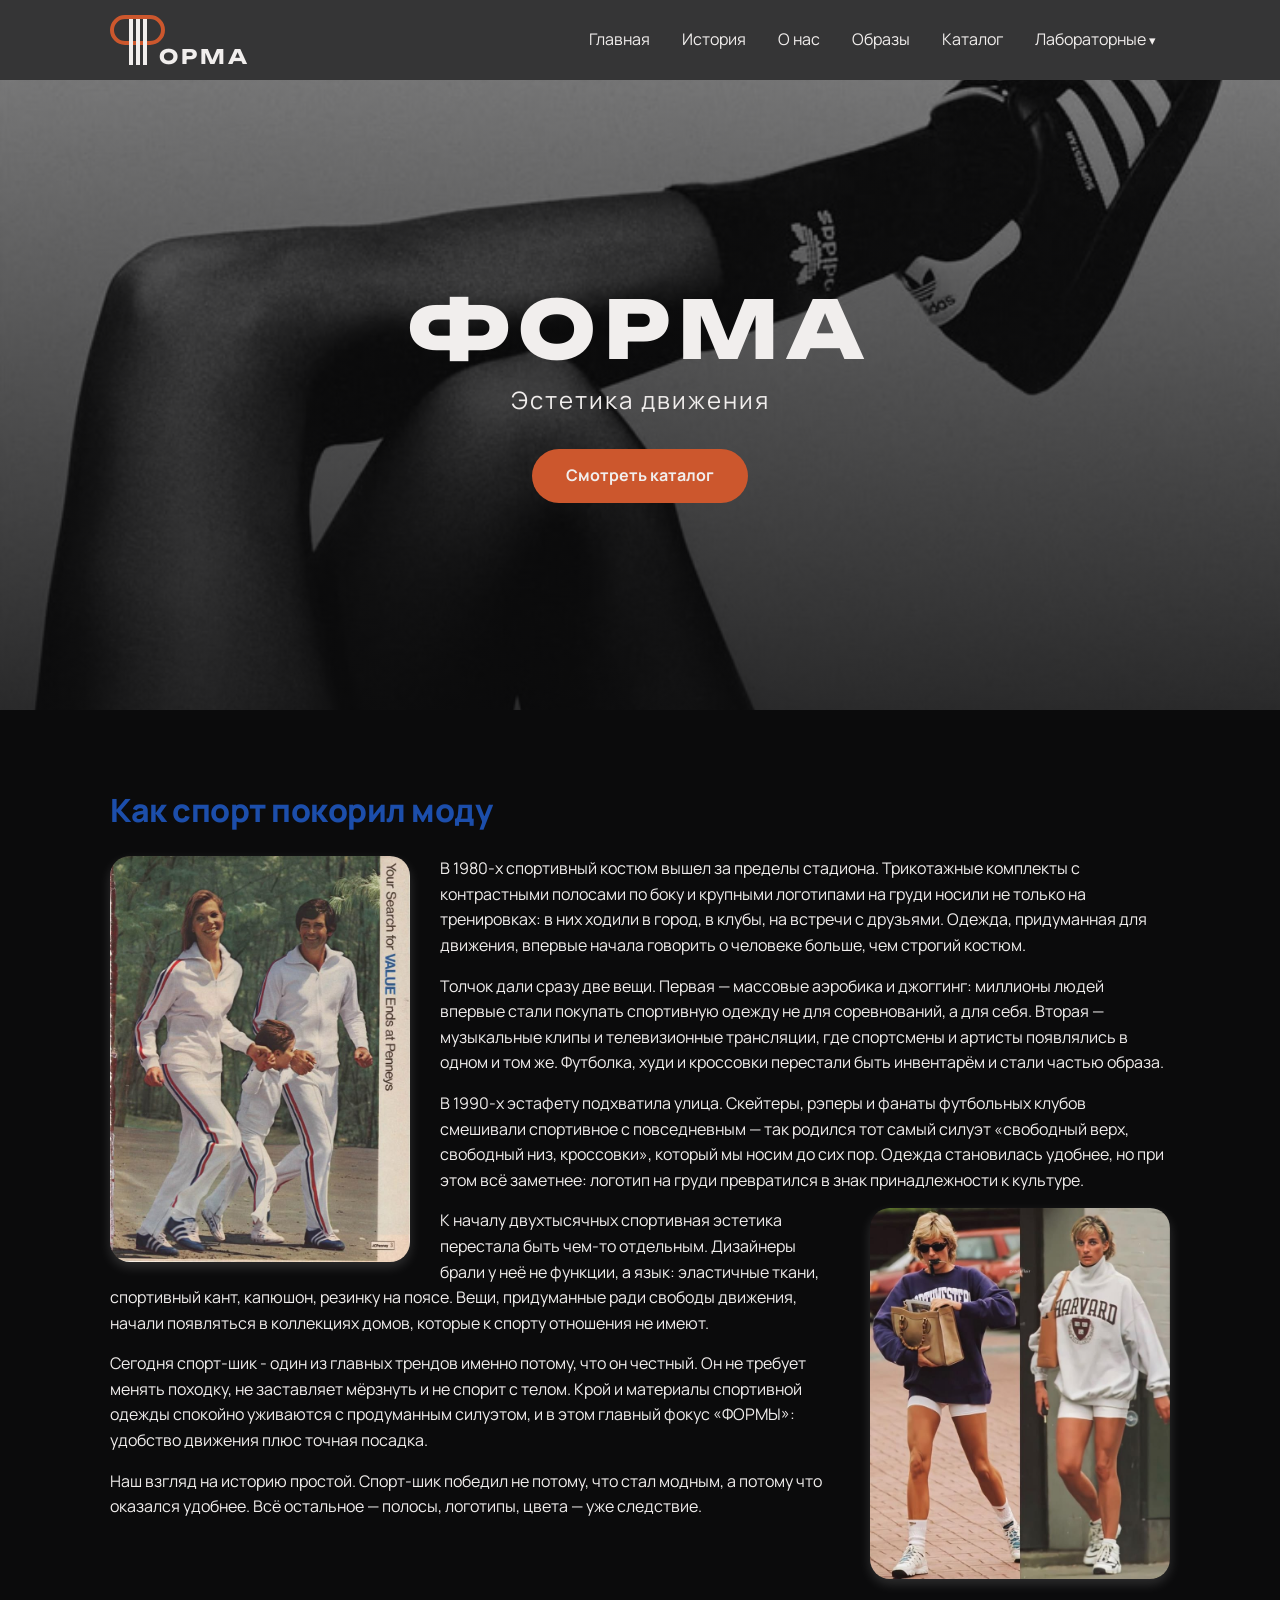
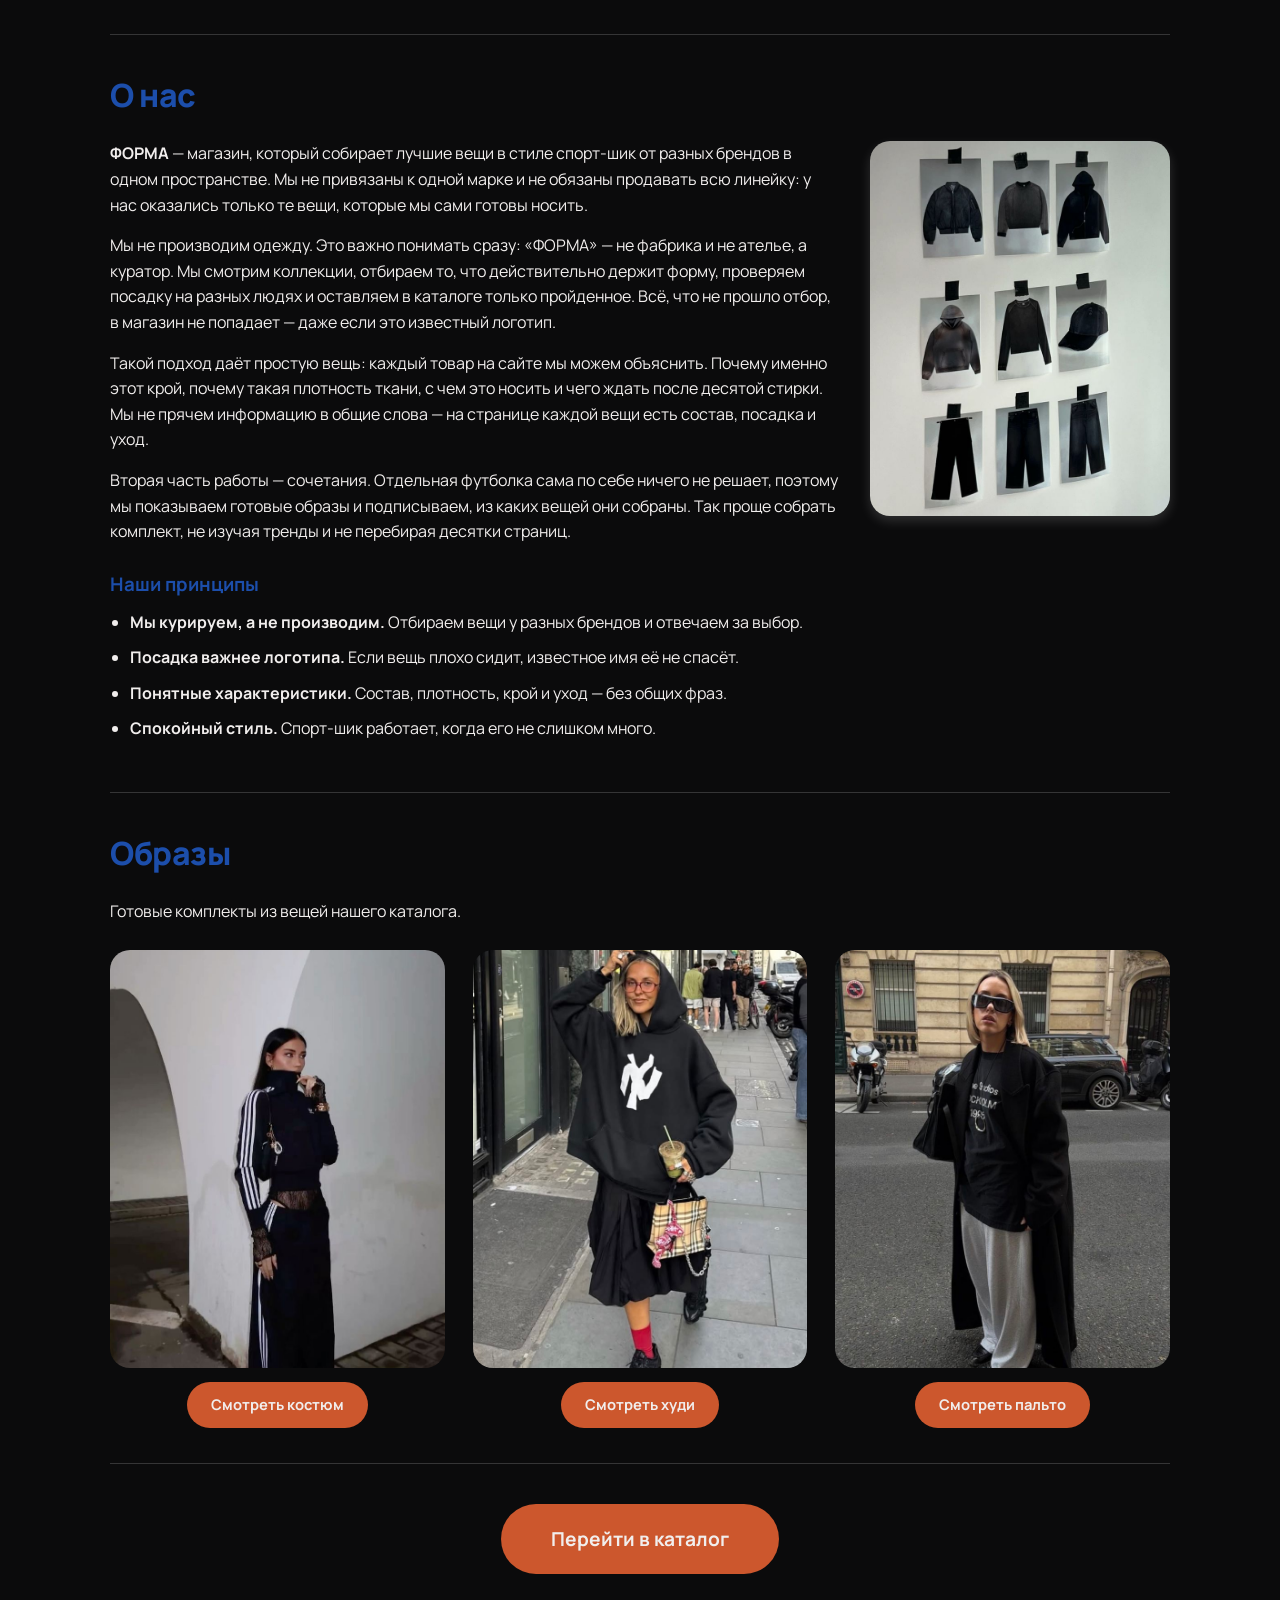
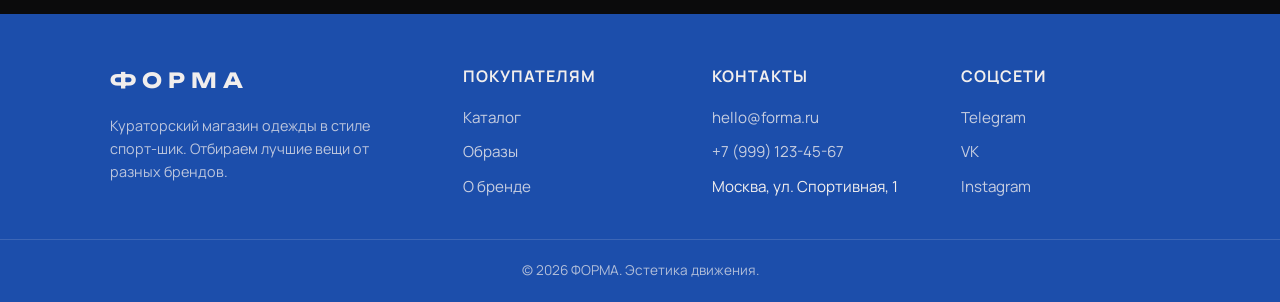
<file: index.html>
<!DOCTYPE html>
<html lang="ru">
<head>
    <meta charset="UTF-8">
    <meta name="viewport" content="width=device-width, initial-scale=1.0">   <!-- для мобильной версии -->
    <title>ФОРМА</title>
    <link rel="stylesheet" href="style.css">   <!-- подключение css -->
    <link rel="preconnect" href="https://fonts.googleapis.com">
    <link rel="preconnect" href="https://fonts.gstatic.com" crossorigin>
    <link href="https://fonts.googleapis.com/css2?family=Manrope:wght@400;600;700;800&family=Unbounded:wght@600;700;800&display=swap" rel="stylesheet">
</head>
<body>
    <!-- шапка -->
    <header class="site-header">
        <div class="header-inner">

            <!-- логотип -->
            <a href="index.html" class="brand">
                <span class="logo" aria-hidden="true">
                    <span class="logo-capsule"></span>
                    <span class="logo-stripes"></span>
                </span>
                <span class="brand-text">ОРМА</span>
            </a>

            <input type="checkbox" id="menu-toggle" class="menu-toggle">
            <label for="menu-toggle" class="burger" aria-label="Открыть меню">
                <span></span><span></span><span></span>
            </label>
            <label for="menu-toggle" class="menu-overlay"></label>

            <!-- меню -->
            <nav class="main-nav">
                <ul>   <!-- список ссылок -->
                    <li><a href="index.html">Главная</a></li>
                    <li><a href="#history">История</a></li>
                    <li><a href="#about">О нас</a></li>
                    <li><a href="#looks">Образы</a></li>
                    <li><a href="catalog/catalog.html">Каталог</a></li>
                    <li class="has-submenu">
                    <span>Лабораторные</span>
                        <ul class="submenu">
                            <li><a href="labs/lab1/lab1.html">ЛР 1</a></li>
                            <li><a href="labs/lab2/lab2.html">ЛР 2</a></li>
                            <li><a href="labs/lab3/lab3.html">ЛР 3</a></li>
                        </ul>
                    </li>    
                </ul>
            </nav>
        </div>
    </header>

   <section class="hero">
        <div>
            <h1>ФОРМА</h1>
            <p>Эстетика движения</p>
            <a href="catalog/catalog.html" class="btn">Смотреть каталог</a>
        </div>
    </section> 

    <!-- контент -->
    <main>
        <section class="content-block" id="history">
            <h2>Как спорт покорил моду</h2>
            <img class="photo photo-left" src="img/history-80s.jpg" >

            <p>В 1980-х спортивный костюм вышел за пределы стадиона. Трикотажные комплекты с контрастными полосами по боку и крупными логотипами на груди носили не только на тренировках: в них ходили в город, в клубы, на встречи с друзьями. Одежда, придуманная для движения, впервые начала говорить о человеке больше, чем строгий костюм.</p>

            <p>Толчок дали сразу две вещи. Первая — массовые аэробика и джоггинг: миллионы людей впервые стали покупать спортивную одежду не для соревнований, а для себя. Вторая — музыкальные клипы и телевизионные трансляции, где спортсмены и артисты появлялись в одном и том же. Футболка, худи и кроссовки перестали быть инвентарём и стали частью образа.</p>

            <p>В 1990-х эстафету подхватила улица. Скейтеры, рэперы и фанаты футбольных клубов смешивали спортивное с повседневным — так родился тот самый силуэт «свободный верх, свободный низ, кроссовки», который мы носим до сих пор. Одежда становилась удобнее, но при этом всё заметнее: логотип на груди превратился в знак принадлежности к культуре.</p>

            <img class="photo photo-right" src="img/history-90s.jpg">

            <p>К началу двухтысячных спортивная эстетика перестала быть чем-то отдельным. Дизайнеры брали у неё не функции, а язык: эластичные ткани, спортивный кант, капюшон, резинку на поясе. Вещи, придуманные ради свободы движения, начали появляться в коллекциях домов, которые к спорту отношения не имеют.</p>

            <p>Сегодня спорт-шик - один из главных трендов именно потому, что он честный. Он не требует менять походку, не заставляет мёрзнуть и не спорит с телом. Крой и материалы спортивной одежды спокойно уживаются с продуманным силуэтом, и в этом главный фокус «ФОРМЫ»: удобство движения плюс точная посадка.</p>

            <p>Наш взгляд на историю простой. Спорт-шик победил не потому, что стал модным, а потому что оказался удобнее. Всё остальное — полосы, логотипы, цвета — уже следствие.</p>
        </section>

        <section class="content-block" id="about">
            <h2>О нас</h2>
            <img class="photo photo-right" src="img/about.jpg">

            <p><strong>ФОРМА</strong> — магазин, который собирает лучшие вещи в стиле спорт-шик от разных брендов в одном пространстве. Мы не привязаны к одной марке и не обязаны продавать всю линейку: у нас оказались только те вещи, которые мы сами готовы носить.</p>

            <p>Мы не производим одежду. Это важно понимать сразу: «ФОРМА» — не фабрика и не ателье, а куратор. Мы смотрим коллекции, отбираем то, что действительно держит форму, проверяем посадку на разных людях и оставляем в каталоге только пройденное. Всё, что не прошло отбор, в магазин не попадает — даже если это известный логотип.</p>

            <p>Такой подход даёт простую вещь: каждый товар на сайте мы можем объяснить. Почему именно этот крой, почему такая плотность ткани, с чем это носить и чего ждать после десятой стирки. Мы не прячем информацию в общие слова — на странице каждой вещи есть состав, посадка и уход.</p>

            <p>Вторая часть работы — сочетания. Отдельная футболка сама по себе ничего не решает, поэтому мы показываем готовые образы и подписываем, из каких вещей они собраны. Так проще собрать комплект, не изучая тренды и не перебирая десятки страниц.</p>

            <h3>Наши принципы</h3>
            <ul class="list">
                <li><strong>Мы курируем, а не производим.</strong> Отбираем вещи у разных брендов и отвечаем за выбор.</li>
                <li><strong>Посадка важнее логотипа.</strong> Если вещь плохо сидит, известное имя её не спасёт.</li>
                <li><strong>Понятные характеристики.</strong> Состав, плотность, крой и уход — без общих фраз.</li>
                <li><strong>Спокойный стиль.</strong> Спорт-шик работает, когда его не слишком много.</li>
            </ul>
        </section>

        <section class="content-block" id="looks">
            <h2>Образы</h2>
            <p>Готовые комплекты из вещей нашего каталога.</p>

            <div class="looks-grid">

                <figure class="look">
                    <a class="look-img" href="products/product-tshirt.html">
                        <img src="img/look-1.jpg">
                    </a>
                    <figcaption class="look-caption">
                        <a href="products/product-1.html" class="look-btn">Смотреть костюм</a>
                    </figcaption>
                </figure>

                <figure class="look">
                    <a class="look-img" href="products/product-hoodie.html">
                        <img src="img/look-2.jpg">
                    </a>
                    <figcaption class="look-caption">
                        <a href="products/product-2.html" class="look-btn">Смотреть худи</a>
                    </figcaption>
                </figure>

                <figure class="look">
                    <a class="look-img" href="products/product-bomber.html">
                        <img src="img/look-3.jpg">
                    </a>
                    <figcaption class="look-caption">
                        <a href="products/product-3.html" class="look-btn">Смотреть пальто</a>
                    </figcaption>
                </figure>

            </div>
        </section>

        <div class="cta">
            <a href="catalog/catalog.html" class="btn btn-big">Перейти в каталог</a>
        </div>
    </main>

    <!-- футер -->
    <footer class="site-footer">
        <div class="footer-inner">

            <div class="footer-col">
                <p class="footer-brand-text">ФОРМА</p>
                <p class="footer-about">Кураторский магазин одежды в стиле спорт-шик. Отбираем лучшие вещи от разных брендов.</p>
            </div>

            <div class="footer-col">
                <h4>Покупателям</h4>
                <ul>
                    <li><a href="catalog/catalog.html">Каталог</a></li>
                    <li><a href="index.html#looks">Образы</a></li>
                    <li><a href="index.html#about">О бренде</a></li>
                </ul>
            </div>

            <div class="footer-col">
                <h4>Контакты</h4>
                <ul>
                    <li><a href="mailto:hello@forma.ru">hello@forma.ru</a></li>
                    <li><a href="tel:+79991234567">+7 (999) 123-45-67</a></li>
                    <li>Москва, ул. Спортивная, 1</li>
                </ul>
            </div>

            <div class="footer-col">
                <h4>Соцсети</h4>
                <ul>
                    <li><a href="#">Telegram</a></li>
                    <li><a href="#">VK</a></li>
                    <li><a href="#">Instagram</a></li>
                </ul>
            </div>

        </div>

        <div class="footer-bottom">
            <p>© 2026 ФОРМА. Эстетика движения.</p>
        </div>
    </footer>

</body>
</html>
</file>
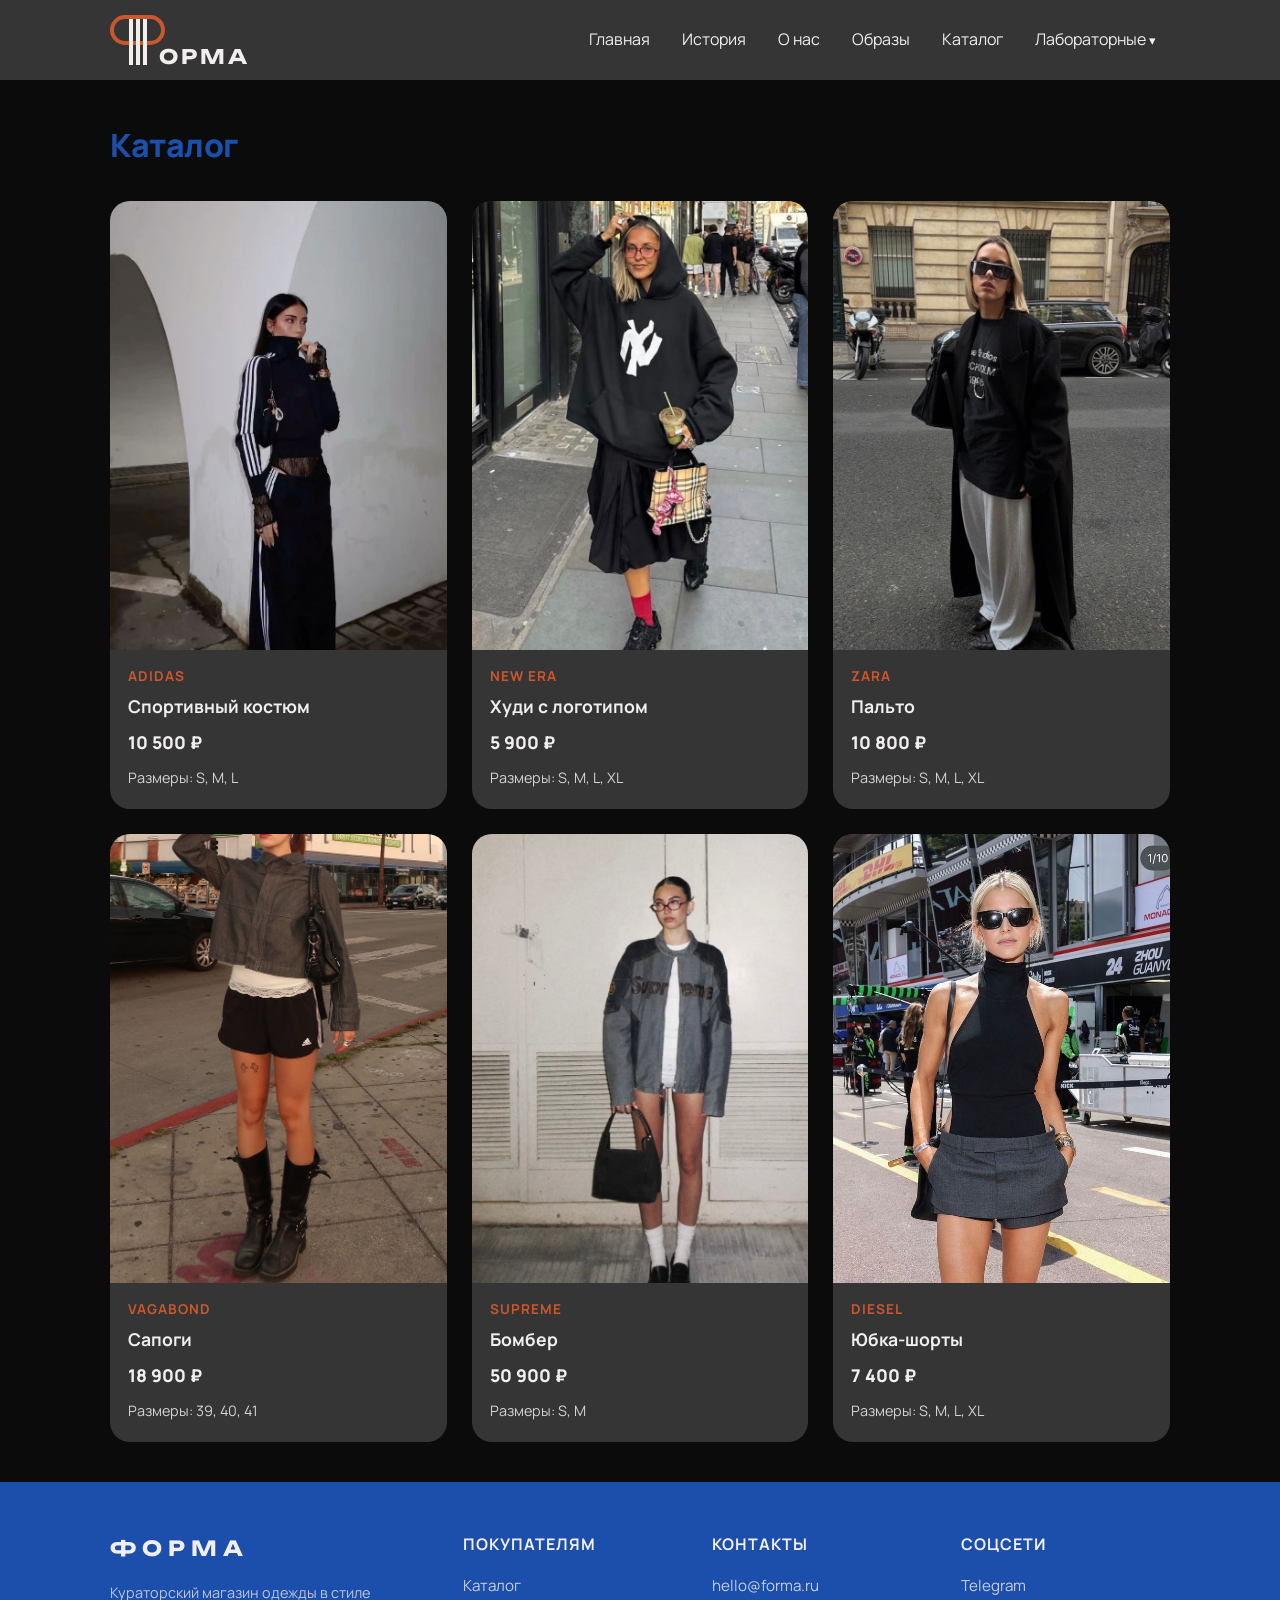
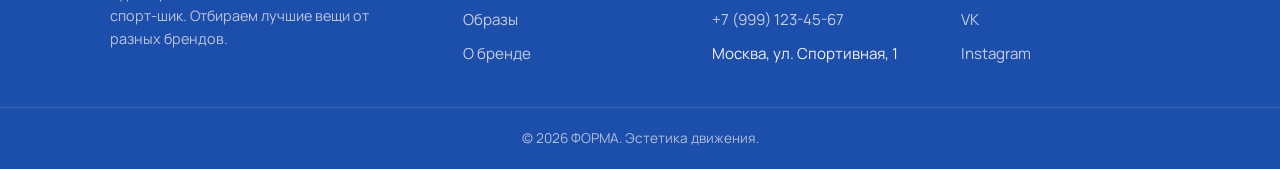
<file: catalog/catalog.html>
<!DOCTYPE html>
<html lang="ru">
<head>
    <meta charset="UTF-8">
    <meta name="viewport" content="width=device-width, initial-scale=1.0">
    <title>Каталог — ФОРМА</title>
    <link rel="stylesheet" href="../style.css">
    <link rel="stylesheet" href="catalog.css">
    <link rel="preconnect" href="https://fonts.googleapis.com">
    <link rel="preconnect" href="https://fonts.gstatic.com" crossorigin>
    <link href="https://fonts.googleapis.com/css2?family=Manrope:wght@400;600;700;800&family=Unbounded:wght@600;700;800&display=swap" rel="stylesheet">
</head>
<body>
    <!-- шапка -->
    <header class="site-header">
        <div class="header-inner">

            <a href="../index.html" class="brand">
                <span class="logo" aria-hidden="true">
                    <span class="logo-capsule"></span>
                    <span class="logo-stripes"></span>
                </span>
                <span class="brand-text">ОРМА</span>
            </a>

            <input type="checkbox" id="menu-toggle" class="menu-toggle">
            <label for="menu-toggle" class="burger" aria-label="Открыть меню">
                <span></span><span></span><span></span>
            </label>
            <label for="menu-toggle" class="menu-overlay"></label>

            <nav class="main-nav">
                <ul>
                    <li><a href="../index.html">Главная</a></li>
                    <li><a href="../index.html#history">История</a></li>
                    <li><a href="../index.html#about">О нас</a></li>
                    <li><a href="../index.html#looks">Образы</a></li>
                    <li><a href="catalog.html">Каталог</a></li>
                    <li class="has-submenu">
                        <span>Лабораторные</span>
                        <ul class="submenu">
                            <li><a href="../labs/lab1/lab1.html">ЛР 1</a></li>
                            <li><a href="../labs/lab2/lab2.html">ЛР 2</a></li>
                            <li><a href="../labs/lab3/lab3.html">ЛР 3</a></li>
                        </ul>
                    </li>
                </ul>
            </nav>
        </div>
    </header>

    <!-- контент -->
    <main>
        <h1 class="page-title">Каталог</h1>

        <div class="catalog-grid">

            <a class="card" href="../products/product-1.html">
                <img src="img/catalog-1.jpg" >
                <div class="card-body">
                    <p class="card-brand">Adidas</p>
                    <p class="card-title">Спортивный костюм</p>
                    <p class="card-price">10 500 ₽</p>
                    <p class="card-sizes">Размеры: S, M, L</p>
                </div>
            </a>

            <a class="card" href="../products/product-2.html">
                <img src="img/catalog-2.jpg">
                <div class="card-body">
                    <p class="card-brand">New Era</p>
                    <p class="card-title">Худи с логотипом</p>
                    <p class="card-price">5 900 ₽</p>
                    <p class="card-sizes">Размеры: S, M, L, XL</p>
                </div>
            </a>

            <a class="card" href="../products/product-3.html">
                <img src="img/catalog-3.jpg" >
                <div class="card-body">
                    <p class="card-brand">Zara</p>
                    <p class="card-title">Пальто</p>
                    <p class="card-price">10 800 ₽</p>
                    <p class="card-sizes">Размеры: S, M, L, XL</p>
                </div>
            </a>

            <a class="card" href="../products/product-4.html">
                <img src="img/catalog-4.jpg" >
                <div class="card-body">
                    <p class="card-brand">Vagabond</p>
                    <p class="card-title">Сапоги</p>
                    <p class="card-price">18 900 ₽</p>
                    <p class="card-sizes">Размеры: 39, 40, 41</p>
                </div>
            </a>

            <a class="card" href="../products/product-5.html">
                <img src="img/catalog-5.jpg">
                <div class="card-body">
                    <p class="card-brand">Supreme</p>
                    <p class="card-title">Бомбер</p>
                    <p class="card-price">50 900 ₽</p>
                    <p class="card-sizes">Размеры: S, M</p>
                </div>
            </a>

            <a class="card" href="../products/product-6.html">
                <img src="img/catalog-6.jpg" >
                <div class="card-body">
                    <p class="card-brand">Diesel</p>
                    <p class="card-title">Юбка-шорты</p>
                    <p class="card-price">7 400 ₽</p>
                    <p class="card-sizes">Размеры: S, M, L, XL</p>
                </div>
            </a>

        </div>
    </main>

    <!-- футер -->
    <footer class="site-footer">
        <div class="footer-inner">

            <div class="footer-col">
                <p class="footer-brand-text">ФОРМА</p>
                <p class="footer-about">Кураторский магазин одежды в стиле спорт-шик. Отбираем лучшие вещи от разных брендов.</p>
            </div>

            <div class="footer-col">
                <h4>Покупателям</h4>
                <ul>
                    <li><a href="catalog.html">Каталог</a></li>
                    <li><a href="../index.html#looks">Образы</a></li>
                    <li><a href="../index.html#about">О бренде</a></li>
                </ul>
            </div>

            <div class="footer-col">
                <h4>Контакты</h4>
                <ul>
                    <li><a href="mailto:hello@forma.ru">hello@forma.ru</a></li>
                    <li><a href="tel:+79991234567">+7 (999) 123-45-67</a></li>
                    <li>Москва, ул. Спортивная, 1</li>
                </ul>
            </div>

            <div class="footer-col">
                <h4>Соцсети</h4>
                <ul>
                    <li><a href="#">Telegram</a></li>
                    <li><a href="#">VK</a></li>
                    <li><a href="#">Instagram</a></li>
                </ul>
            </div>

        </div>

        <div class="footer-bottom">
            <p>© 2026 ФОРМА. Эстетика движения.</p>
        </div>
    </footer>

</body>
</html>
</file>
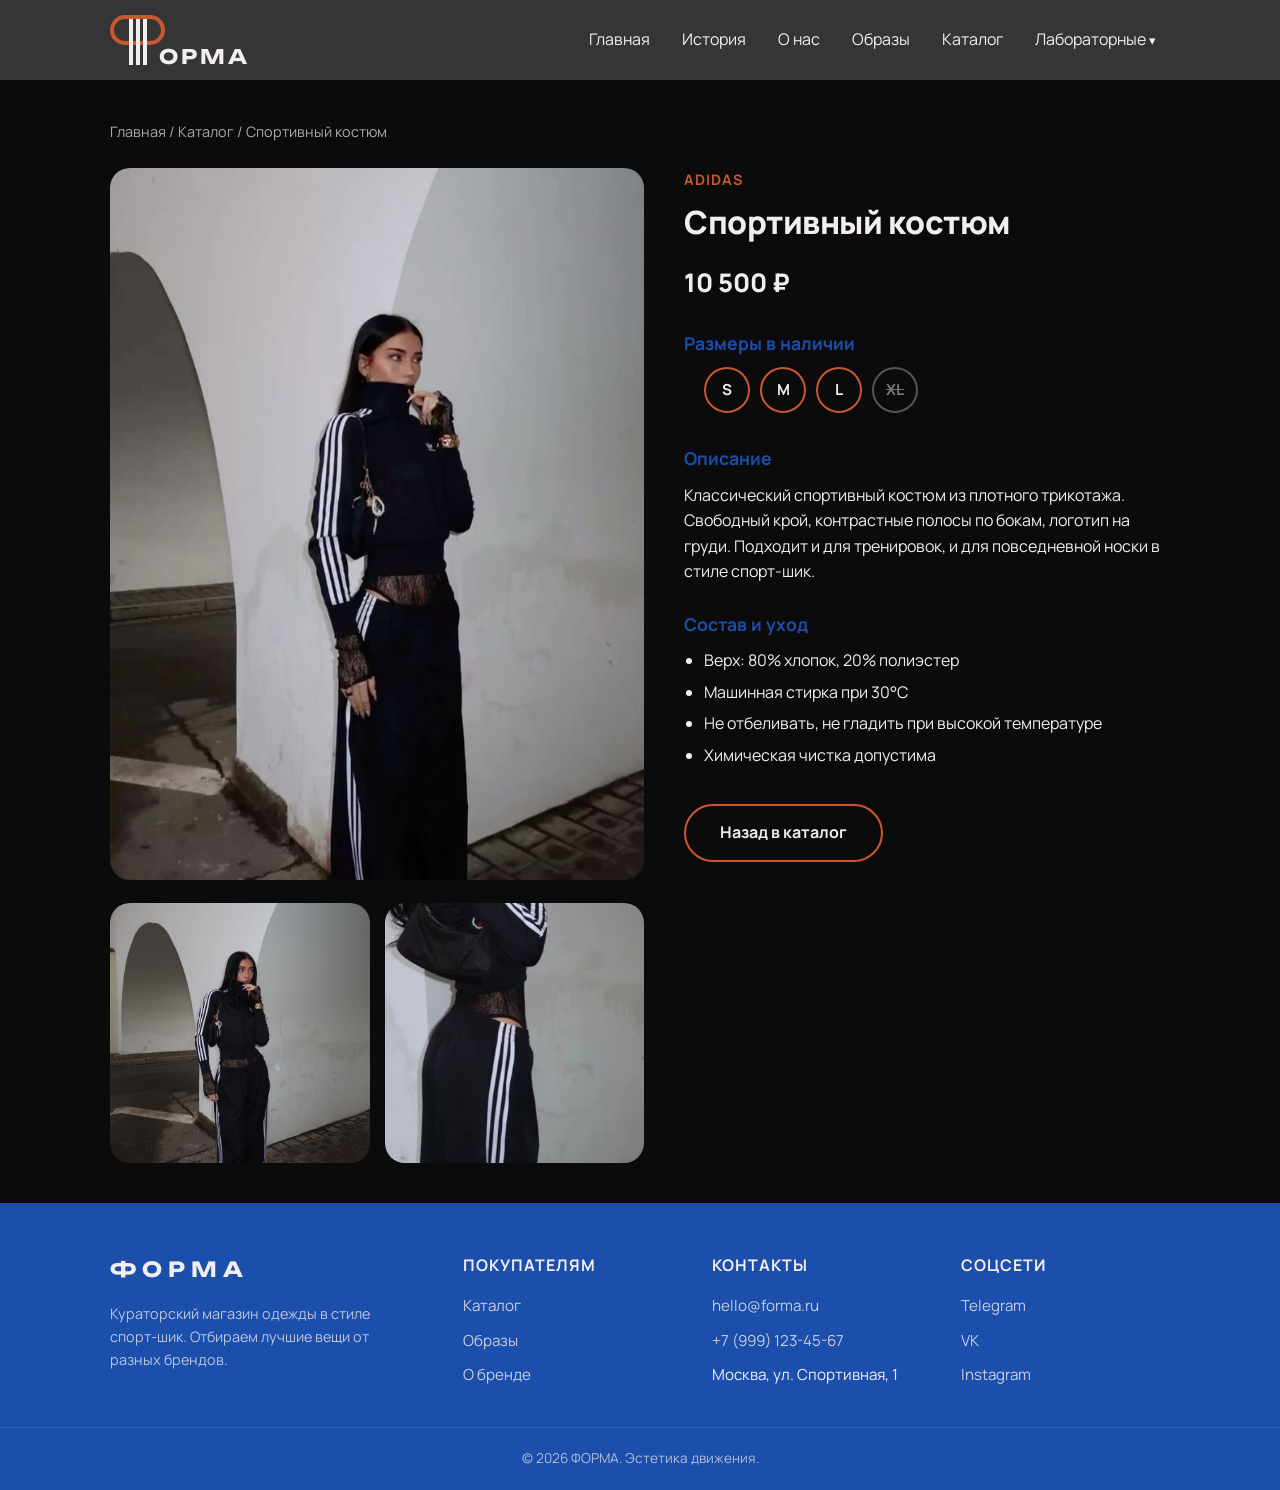
<file: products/product-1.html>
<!DOCTYPE html>
<html lang="ru">
<head>
    <meta charset="UTF-8">
    <meta name="viewport" content="width=device-width, initial-scale=1.0">
    <title>Спортивный костюм — ФОРМА</title>
    <link rel="stylesheet" href="../style.css">
    <link rel="stylesheet" href="product.css">
    <link rel="preconnect" href="https://fonts.googleapis.com">
    <link rel="preconnect" href="https://fonts.gstatic.com" crossorigin>
    <link href="https://fonts.googleapis.com/css2?family=Manrope:wght@400;600;700;800&family=Unbounded:wght@600;700;800&display=swap" rel="stylesheet">
</head>
<body>

    <!-- шапка -->
    <header class="site-header">
        <div class="header-inner">

            <a href="../index.html" class="brand">
                <span class="logo" aria-hidden="true">
                    <span class="logo-capsule"></span>
                    <span class="logo-stripes"></span>
                </span>
                <span class="brand-text">ОРМА</span>
            </a>

            <input type="checkbox" id="menu-toggle" class="menu-toggle">
            <label for="menu-toggle" class="burger" aria-label="Открыть меню">
                <span></span><span></span><span></span>
            </label>
            <label for="menu-toggle" class="menu-overlay"></label>

            <nav class="main-nav">
                <ul>
                    <li><a href="../index.html">Главная</a></li>
                    <li><a href="../index.html#history">История</a></li>
                    <li><a href="../index.html#about">О нас</a></li>
                    <li><a href="../index.html#looks">Образы</a></li>
                    <li><a href="../catalog/catalog.html">Каталог</a></li>
                    <li class="has-submenu">
                        <span>Лабораторные</span>
                        <ul class="submenu">
                            <li><a href="../labs/lab1/lab1.html">ЛР 1</a></li>
                            <li><a href="../labs/lab2/lab2.html">ЛР 2</a></li>
                            <li><a href="../labs/lab3/lab3.html">ЛР 3</a></li>
                        </ul>
                    </li>
                </ul>
            </nav>
        </div>
    </header>

    <!-- контент -->
    <main>
        <p class="breadcrumbs">
            <a href="../index.html">Главная</a> / <a href="../catalog/catalog.html">Каталог</a> / Спортивный костюм
        </p>

        <div class="product">
            <!-- галерея -->
            <div class="gallery">
                <img class="gallery-main" src="img/1.1.jpg">
                <div class="gallery-thumbs">
                    <img src="img/1.2.jpg" >
                    <img src="img/1.3.jpg" >
                </div>
            </div>

            <!-- информация -->
            <div class="product-info">
                <p class="product-brand">Adidas</p>
                <h1>Спортивный костюм</h1>
                <p class="product-price">10 500 ₽</p>

                <h3>Размеры в наличии</h3>
                <ul class="sizes">
                    <li>S</li>
                    <li>M</li>
                    <li>L</li>
                    <li class="out">XL</li>
                </ul>

                <h3>Описание</h3>
                <p>Классический спортивный костюм из плотного трикотажа. Свободный крой, контрастные полосы по бокам, логотип на груди. Подходит и для тренировок, и для повседневной носки в стиле спорт-шик.</p>

                <h3>Состав и уход</h3>
                <ul>
                    <li>Верх: 80% хлопок, 20% полиэстер</li>
                    <li>Машинная стирка при 30°C</li>
                    <li>Не отбеливать, не гладить при высокой температуре</li>
                    <li>Химическая чистка допустима</li>
                </ul>

                <a href="../catalog/catalog.html" class="btn btn-outline back-link">Назад в каталог</a>
            </div>
        </div>
    </main>

    <!-- футер -->
    <footer class="site-footer">
        <div class="footer-inner">

            <div class="footer-col">
                <p class="footer-brand-text">ФОРМА</p>
                <p class="footer-about">Кураторский магазин одежды в стиле спорт-шик. Отбираем лучшие вещи от разных брендов.</p>
            </div>

            <div class="footer-col">
                <h4>Покупателям</h4>
                <ul>
                    <li><a href="../catalog/catalog.html">Каталог</a></li>
                    <li><a href="../index.html#looks">Образы</a></li>
                    <li><a href="../index.html#about">О бренде</a></li>
                </ul>
            </div>

            <div class="footer-col">
                <h4>Контакты</h4>
                <ul>
                    <li><a href="mailto:hello@forma.ru">hello@forma.ru</a></li>
                    <li><a href="tel:+79991234567">+7 (999) 123-45-67</a></li>
                    <li>Москва, ул. Спортивная, 1</li>
                </ul>
            </div>

            <div class="footer-col">
                <h4>Соцсети</h4>
                <ul>
                    <li><a href="#">Telegram</a></li>
                    <li><a href="#">VK</a></li>
                    <li><a href="#">Instagram</a></li>
                </ul>
            </div>

        </div>

        <div class="footer-bottom">
            <p>© 2026 ФОРМА. Эстетика движения.</p>
        </div>
    </footer>

</body>
</html>
</file>
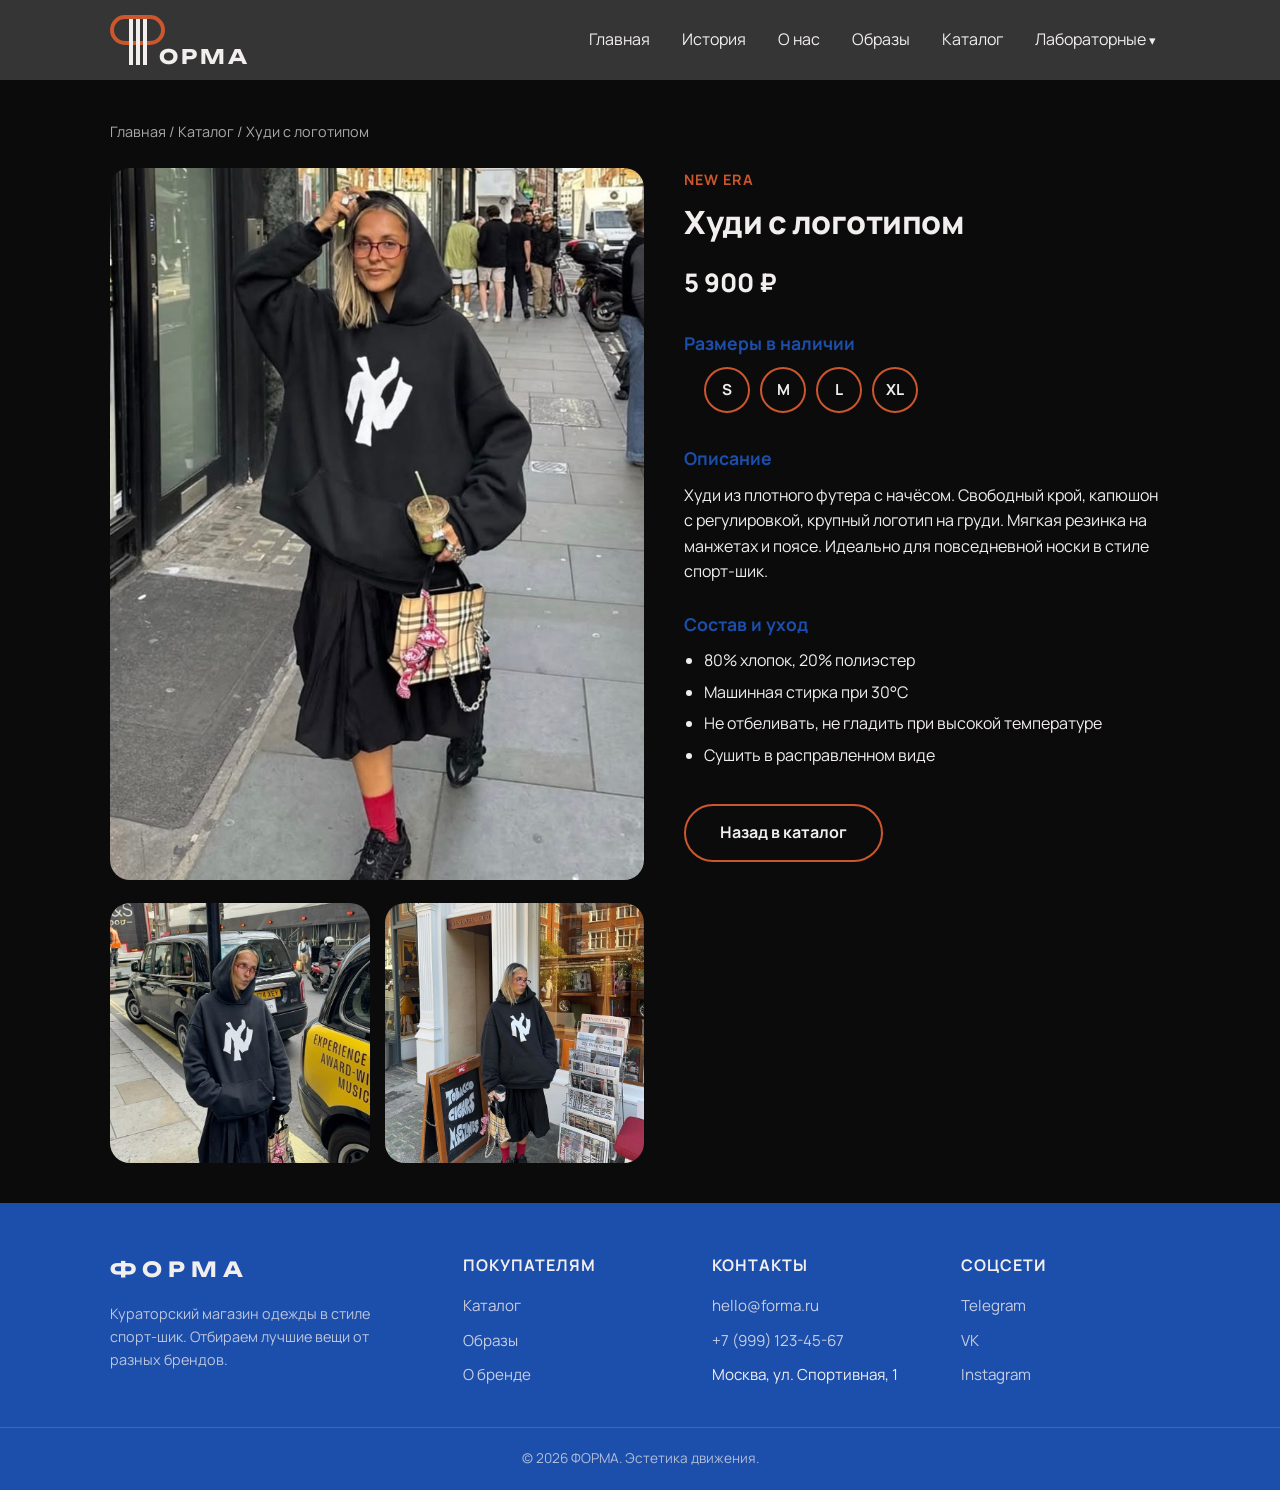
<file: products/product-2.html>
<!DOCTYPE html>
<html lang="ru">
<head>
    <meta charset="UTF-8">
    <meta name="viewport" content="width=device-width, initial-scale=1.0">
    <title>Худи с логотипом — ФОРМА</title>
    <link rel="stylesheet" href="../style.css">
    <link rel="stylesheet" href="product.css">
    <link rel="preconnect" href="https://fonts.googleapis.com">
    <link rel="preconnect" href="https://fonts.gstatic.com" crossorigin>
    <link href="https://fonts.googleapis.com/css2?family=Manrope:wght@400;600;700;800&family=Unbounded:wght@600;700;800&display=swap" rel="stylesheet">
</head>
<body>

    <!-- шапка -->
    <header class="site-header">
        <div class="header-inner">

            <a href="../index.html" class="brand">
                <span class="logo" aria-hidden="true">
                    <span class="logo-capsule"></span>
                    <span class="logo-stripes"></span>
                </span>
                <span class="brand-text">ОРМА</span>
            </a>

            <input type="checkbox" id="menu-toggle" class="menu-toggle">
            <label for="menu-toggle" class="burger" aria-label="Открыть меню">
                <span></span><span></span><span></span>
            </label>
            <label for="menu-toggle" class="menu-overlay"></label>

            <nav class="main-nav">
                <ul>
                    <li><a href="../index.html">Главная</a></li>
                    <li><a href="../index.html#history">История</a></li>
                    <li><a href="../index.html#about">О нас</a></li>
                    <li><a href="../index.html#looks">Образы</a></li>
                    <li><a href="../catalog/catalog.html">Каталог</a></li>
                    <li class="has-submenu">
                        <span>Лабораторные</span>
                        <ul class="submenu">
                            <li><a href="../labs/lab1/lab1.html">ЛР 1</a></li>
                            <li><a href="../labs/lab2/lab2.html">ЛР 2</a></li>
                            <li><a href="../labs/lab3/lab3.html">ЛР 3</a></li>
                        </ul>
                    </li>
                </ul>
            </nav>
        </div>
    </header>

    <!-- контент -->
    <main>
        <p class="breadcrumbs">
            <a href="../index.html">Главная</a> / <a href="../catalog/catalog.html">Каталог</a> / Худи с логотипом
        </p>

        <div class="product">
            <!-- галерея -->
            <div class="gallery">
                <img class="gallery-main" src="img/2.1.jpg">
                <div class="gallery-thumbs">
                    <img src="img/2.2.jpg">
                    <img src="img/2.3.jpg">
                </div>
            </div>

            <!-- информация -->
            <div class="product-info">
                <p class="product-brand">New Era</p>
                <h1>Худи с логотипом</h1>
                <p class="product-price">5 900 ₽</p>

                <h3>Размеры в наличии</h3>
                <ul class="sizes">
                    <li>S</li>
                    <li>M</li>
                    <li>L</li>
                    <li>XL</li>
                </ul>

                <h3>Описание</h3>
                <p>Худи из плотного футера с начёсом. Свободный крой, капюшон с регулировкой, крупный логотип на груди. Мягкая резинка на манжетах и поясе. Идеально для повседневной носки в стиле спорт-шик.</p>

                <h3>Состав и уход</h3>
                <ul>
                    <li>80% хлопок, 20% полиэстер</li>
                    <li>Машинная стирка при 30°C</li>
                    <li>Не отбеливать, не гладить при высокой температуре</li>
                    <li>Сушить в расправленном виде</li>
                </ul>

                <a href="../catalog/catalog.html" class="btn btn-outline back-link">Назад в каталог</a>
            </div>
        </div>
    </main>

    <!-- футер -->
    <footer class="site-footer">
        <div class="footer-inner">

            <div class="footer-col">
                <p class="footer-brand-text">ФОРМА</p>
                <p class="footer-about">Кураторский магазин одежды в стиле спорт-шик. Отбираем лучшие вещи от разных брендов.</p>
            </div>

            <div class="footer-col">
                <h4>Покупателям</h4>
                <ul>
                    <li><a href="../catalog/catalog.html">Каталог</a></li>
                    <li><a href="../index.html#looks">Образы</a></li>
                    <li><a href="../index.html#about">О бренде</a></li>
                </ul>
            </div>

            <div class="footer-col">
                <h4>Контакты</h4>
                <ul>
                    <li><a href="mailto:hello@forma.ru">hello@forma.ru</a></li>
                    <li><a href="tel:+79991234567">+7 (999) 123-45-67</a></li>
                    <li>Москва, ул. Спортивная, 1</li>
                </ul>
            </div>

            <div class="footer-col">
                <h4>Соцсети</h4>
                <ul>
                    <li><a href="#">Telegram</a></li>
                    <li><a href="#">VK</a></li>
                    <li><a href="#">Instagram</a></li>
                </ul>
            </div>

        </div>

        <div class="footer-bottom">
            <p>© 2026 ФОРМА. Эстетика движения.</p>
        </div>
    </footer>

</body>
</html>
</file>
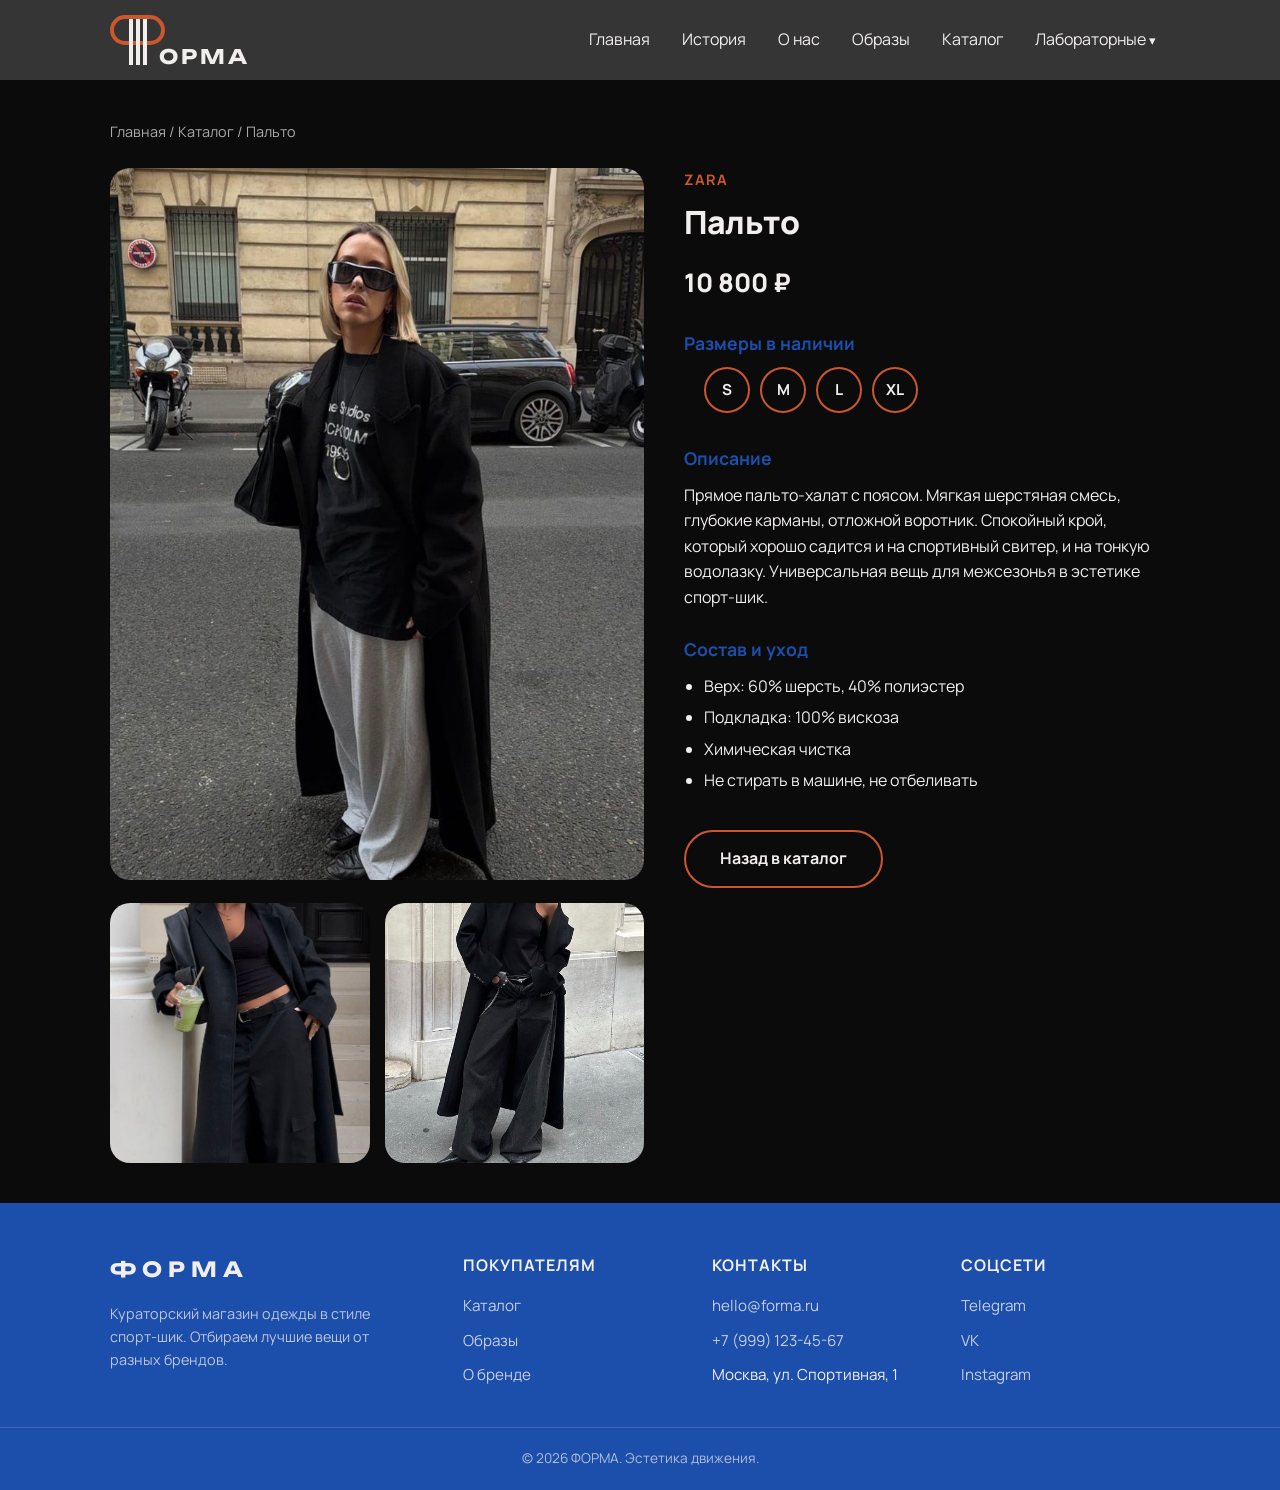
<file: products/product-3.html>
<!DOCTYPE html>
<html lang="ru">
<head>
    <meta charset="UTF-8">
    <meta name="viewport" content="width=device-width, initial-scale=1.0">
    <title>Пальто — ФОРМА</title>
    <link rel="stylesheet" href="../style.css">
    <link rel="stylesheet" href="product.css">
    <link rel="preconnect" href="https://fonts.googleapis.com">
    <link rel="preconnect" href="https://fonts.gstatic.com" crossorigin>
    <link href="https://fonts.googleapis.com/css2?family=Manrope:wght@400;600;700;800&family=Unbounded:wght@600;700;800&display=swap" rel="stylesheet">
</head>
<body>

    <!-- шапка -->
    <header class="site-header">
        <div class="header-inner">

            <a href="../index.html" class="brand">
                <span class="logo" aria-hidden="true">
                    <span class="logo-capsule"></span>
                    <span class="logo-stripes"></span>
                </span>
                <span class="brand-text">ОРМА</span>
            </a>

            <input type="checkbox" id="menu-toggle" class="menu-toggle">
            <label for="menu-toggle" class="burger" aria-label="Открыть меню">
                <span></span><span></span><span></span>
            </label>
            <label for="menu-toggle" class="menu-overlay"></label>

            <nav class="main-nav">
                <ul>
                    <li><a href="../index.html">Главная</a></li>
                    <li><a href="../index.html#history">История</a></li>
                    <li><a href="../index.html#about">О нас</a></li>
                    <li><a href="../index.html#looks">Образы</a></li>
                    <li><a href="../catalog/catalog.html">Каталог</a></li>
                    <li class="has-submenu">
                        <span>Лабораторные</span>
                        <ul class="submenu">
                            <li><a href="../labs/lab1/lab1.html">ЛР 1</a></li>
                            <li><a href="../labs/lab2/lab2.html">ЛР 2</a></li>
                            <li><a href="../labs/lab3/lab3.html">ЛР 3</a></li>
                        </ul>
                    </li>
                </ul>
            </nav>
        </div>
    </header>

    <!-- контент -->
    <main>
        <p class="breadcrumbs">
            <a href="../index.html">Главная</a> / <a href="../catalog/catalog.html">Каталог</a> / Пальто
        </p>

        <div class="product">
            <!-- галерея -->
            <div class="gallery">
                <img class="gallery-main" src="img/3.1.jpg">
                <div class="gallery-thumbs">
                    <img src="img/3.2.jpg">
                    <img src="img/3.3.jpg">
                </div>
            </div>

            <!-- информация -->
            <div class="product-info">
                <p class="product-brand">Zara</p>
                <h1>Пальто</h1>
                <p class="product-price">10 800 ₽</p>

                <h3>Размеры в наличии</h3>
                <ul class="sizes">
                    <li>S</li>
                    <li>M</li>
                    <li>L</li>
                    <li>XL</li>
                </ul>

                <h3>Описание</h3>
                <p>Прямое пальто-халат с поясом. Мягкая шерстяная смесь, глубокие карманы, отложной воротник. Спокойный крой, который хорошо садится и на спортивный свитер, и на тонкую водолазку. Универсальная вещь для межсезонья в эстетике спорт-шик.</p>

                <h3>Состав и уход</h3>
                <ul>
                    <li>Верх: 60% шерсть, 40% полиэстер</li>
                    <li>Подкладка: 100% вискоза</li>
                    <li>Химическая чистка</li>
                    <li>Не стирать в машине, не отбеливать</li>
                </ul>

                <a href="../catalog/catalog.html" class="btn btn-outline back-link">Назад в каталог</a>
            </div>
        </div>
    </main>

    <!-- футер -->
    <footer class="site-footer">
        <div class="footer-inner">

            <div class="footer-col">
                <p class="footer-brand-text">ФОРМА</p>
                <p class="footer-about">Кураторский магазин одежды в стиле спорт-шик. Отбираем лучшие вещи от разных брендов.</p>
            </div>

            <div class="footer-col">
                <h4>Покупателям</h4>
                <ul>
                    <li><a href="../catalog/catalog.html">Каталог</a></li>
                    <li><a href="../index.html#looks">Образы</a></li>
                    <li><a href="../index.html#about">О бренде</a></li>
                </ul>
            </div>

            <div class="footer-col">
                <h4>Контакты</h4>
                <ul>
                    <li><a href="mailto:hello@forma.ru">hello@forma.ru</a></li>
                    <li><a href="tel:+79991234567">+7 (999) 123-45-67</a></li>
                    <li>Москва, ул. Спортивная, 1</li>
                </ul>
            </div>

            <div class="footer-col">
                <h4>Соцсети</h4>
                <ul>
                    <li><a href="#">Telegram</a></li>
                    <li><a href="#">VK</a></li>
                    <li><a href="#">Instagram</a></li>
                </ul>
            </div>

        </div>

        <div class="footer-bottom">
            <p>© 2026 ФОРМА. Эстетика движения.</p>
        </div>
    </footer>

</body>
</html>
</file>
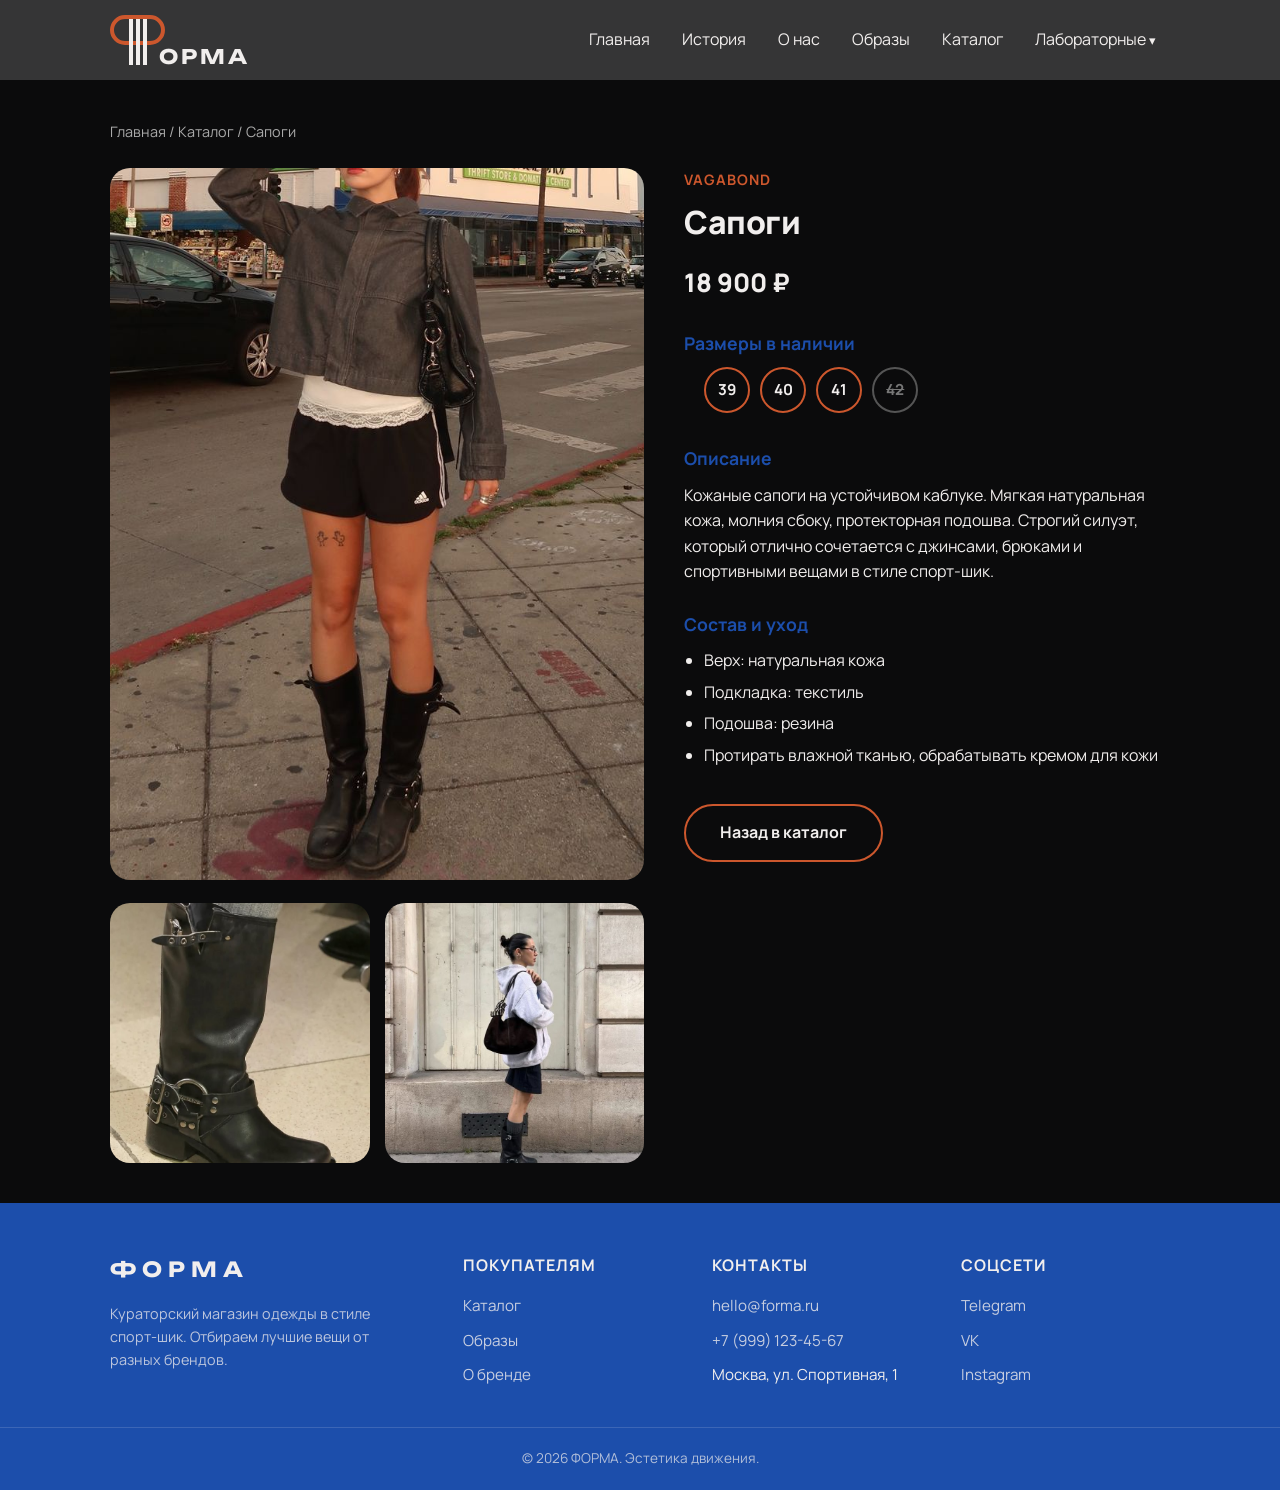
<file: products/product-4.html>
<!DOCTYPE html>
<html lang="ru">
<head>
    <meta charset="UTF-8">
    <meta name="viewport" content="width=device-width, initial-scale=1.0">
    <title>Сапоги — ФОРМА</title>
    <link rel="stylesheet" href="../style.css">
    <link rel="stylesheet" href="product.css">
    <link rel="preconnect" href="https://fonts.googleapis.com">
    <link rel="preconnect" href="https://fonts.gstatic.com" crossorigin>
    <link href="https://fonts.googleapis.com/css2?family=Manrope:wght@400;600;700;800&family=Unbounded:wght@600;700;800&display=swap" rel="stylesheet">
</head>
<body>

    <!-- шапка -->
    <header class="site-header">
        <div class="header-inner">

            <a href="../index.html" class="brand">
                <span class="logo" aria-hidden="true">
                    <span class="logo-capsule"></span>
                    <span class="logo-stripes"></span>
                </span>
                <span class="brand-text">ОРМА</span>
            </a>

            <input type="checkbox" id="menu-toggle" class="menu-toggle">
            <label for="menu-toggle" class="burger" aria-label="Открыть меню">
                <span></span><span></span><span></span>
            </label>
            <label for="menu-toggle" class="menu-overlay"></label>

            <nav class="main-nav">
                <ul>
                    <li><a href="../index.html">Главная</a></li>
                    <li><a href="../index.html#history">История</a></li>
                    <li><a href="../index.html#about">О нас</a></li>
                    <li><a href="../index.html#looks">Образы</a></li>
                    <li><a href="../catalog/catalog.html">Каталог</a></li>
                    <li class="has-submenu">
                        <span>Лабораторные</span>
                        <ul class="submenu">
                            <li><a href="../labs/lab1/lab1.html">ЛР 1</a></li>
                            <li><a href="../labs/lab2/lab2.html">ЛР 2</a></li>
                            <li><a href="../labs/lab3/lab3.html">ЛР 3</a></li>
                        </ul>
                    </li>
                </ul>
            </nav>
        </div>
    </header>

    <!-- контент -->
    <main>
        <p class="breadcrumbs">
            <a href="../index.html">Главная</a> / <a href="../catalog/catalog.html">Каталог</a> / Сапоги
        </p>

        <div class="product">
            <!-- галерея -->
            <div class="gallery">
                <img class="gallery-main" src="img/4.1.jpg">
                <div class="gallery-thumbs">
                    <img src="img/4.2.jpg">
                    <img src="img/4.3.jpg">
                </div>
            </div>

            <!-- информация -->
            <div class="product-info">
                <p class="product-brand">Vagabond</p>
                <h1>Сапоги</h1>
                <p class="product-price">18 900 ₽</p>

                <h3>Размеры в наличии</h3>
                <ul class="sizes">
                    <li>39</li>
                    <li>40</li>
                    <li>41</li>
                    <li class="out">42</li>
                </ul>

                <h3>Описание</h3>
                <p>Кожаные сапоги на устойчивом каблуке. Мягкая натуральная кожа, молния сбоку, протекторная подошва. Строгий силуэт, который отлично сочетается с джинсами, брюками и спортивными вещами в стиле спорт-шик.</p>

                <h3>Состав и уход</h3>
                <ul>
                    <li>Верх: натуральная кожа</li>
                    <li>Подкладка: текстиль</li>
                    <li>Подошва: резина</li>
                    <li>Протирать влажной тканью, обрабатывать кремом для кожи</li>
                </ul>

                <a href="../catalog/catalog.html" class="btn btn-outline back-link">Назад в каталог</a>
            </div>
        </div>
    </main>

    <!-- футер -->
    <footer class="site-footer">
        <div class="footer-inner">

            <div class="footer-col">
                <p class="footer-brand-text">ФОРМА</p>
                <p class="footer-about">Кураторский магазин одежды в стиле спорт-шик. Отбираем лучшие вещи от разных брендов.</p>
            </div>

            <div class="footer-col">
                <h4>Покупателям</h4>
                <ul>
                    <li><a href="../catalog/catalog.html">Каталог</a></li>
                    <li><a href="../index.html#looks">Образы</a></li>
                    <li><a href="../index.html#about">О бренде</a></li>
                </ul>
            </div>

            <div class="footer-col">
                <h4>Контакты</h4>
                <ul>
                    <li><a href="mailto:hello@forma.ru">hello@forma.ru</a></li>
                    <li><a href="tel:+79991234567">+7 (999) 123-45-67</a></li>
                    <li>Москва, ул. Спортивная, 1</li>
                </ul>
            </div>

            <div class="footer-col">
                <h4>Соцсети</h4>
                <ul>
                    <li><a href="#">Telegram</a></li>
                    <li><a href="#">VK</a></li>
                    <li><a href="#">Instagram</a></li>
                </ul>
            </div>

        </div>

        <div class="footer-bottom">
            <p>© 2026 ФОРМА. Эстетика движения.</p>
        </div>
    </footer>

</body>
</html>
</file>
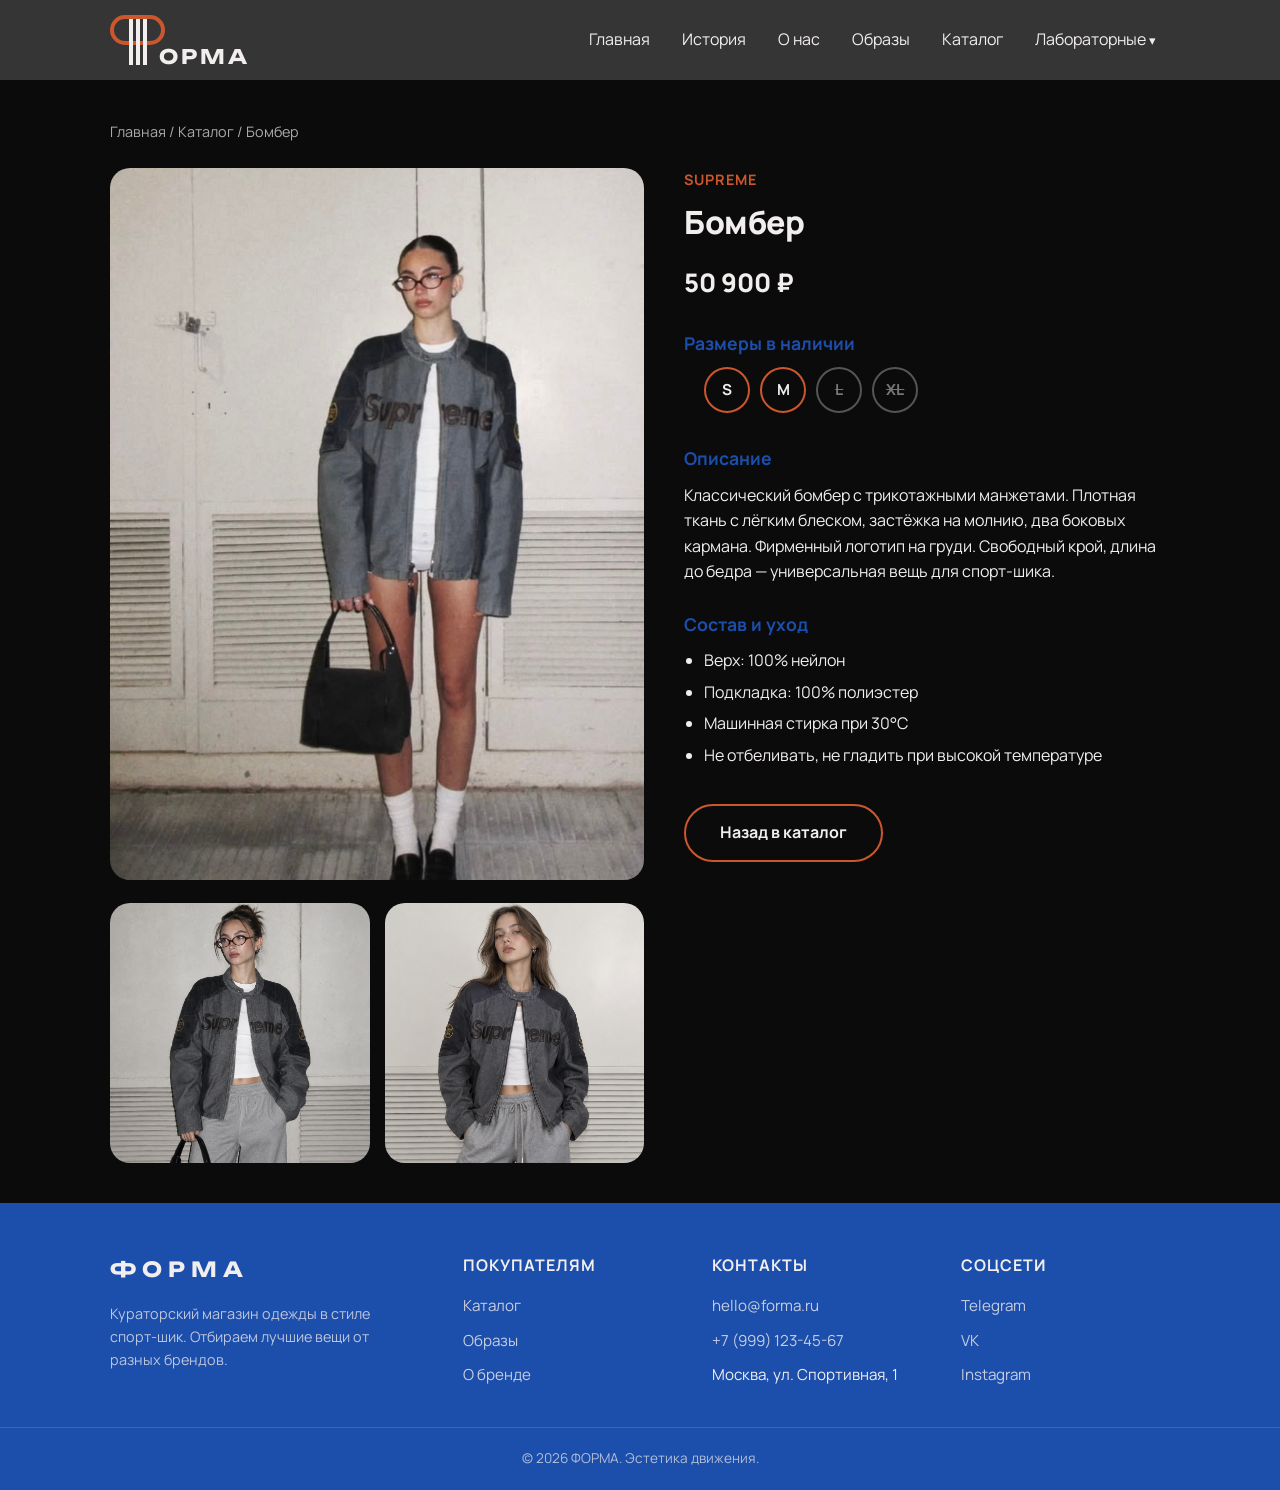
<file: products/product-5.html>
<!DOCTYPE html>
<html lang="ru">
<head>
    <meta charset="UTF-8">
    <meta name="viewport" content="width=device-width, initial-scale=1.0">
    <title>Бомбер — ФОРМА</title>
    <link rel="stylesheet" href="../style.css">
    <link rel="stylesheet" href="product.css">
    <link rel="preconnect" href="https://fonts.googleapis.com">
    <link rel="preconnect" href="https://fonts.gstatic.com" crossorigin>
    <link href="https://fonts.googleapis.com/css2?family=Manrope:wght@400;600;700;800&family=Unbounded:wght@600;700;800&display=swap" rel="stylesheet">
</head>
<body>

    <!-- шапка -->
    <header class="site-header">
        <div class="header-inner">

            <a href="../index.html" class="brand">
                <span class="logo" aria-hidden="true">
                    <span class="logo-capsule"></span>
                    <span class="logo-stripes"></span>
                </span>
                <span class="brand-text">ОРМА</span>
            </a>

            <input type="checkbox" id="menu-toggle" class="menu-toggle">
            <label for="menu-toggle" class="burger" aria-label="Открыть меню">
                <span></span><span></span><span></span>
            </label>
            <label for="menu-toggle" class="menu-overlay"></label>

            <nav class="main-nav">
                <ul>
                    <li><a href="../index.html">Главная</a></li>
                    <li><a href="../index.html#history">История</a></li>
                    <li><a href="../index.html#about">О нас</a></li>
                    <li><a href="../index.html#looks">Образы</a></li>
                    <li><a href="../catalog/catalog.html">Каталог</a></li>
                    <li class="has-submenu">
                        <span>Лабораторные</span>
                        <ul class="submenu">
                            <li><a href="../labs/lab1/lab1.html">ЛР 1</a></li>
                            <li><a href="../labs/lab2/lab2.html">ЛР 2</a></li>
                            <li><a href="../labs/lab3/lab3.html">ЛР 3</a></li>
                        </ul>
                    </li>
                </ul>
            </nav>
        </div>
    </header>

    <!-- контент -->
    <main>
        <p class="breadcrumbs">
            <a href="../index.html">Главная</a> / <a href="../catalog/catalog.html">Каталог</a> / Бомбер
        </p>

        <div class="product">
            <!-- галерея -->
            <div class="gallery">
                <img class="gallery-main" src="img/5.1.jpg">
                <div class="gallery-thumbs">
                    <img src="img/5.2.jpg">
                    <img src="img/5.3.jpg">
                </div>
            </div>

            <!-- информация -->
            <div class="product-info">
                <p class="product-brand">Supreme</p>
                <h1>Бомбер</h1>
                <p class="product-price">50 900 ₽</p>

                <h3>Размеры в наличии</h3>
                <ul class="sizes">
                    <li>S</li>
                    <li>M</li>
                    <li class="out">L</li>
                    <li class="out">XL</li>
                </ul>

                <h3>Описание</h3>
                <p>Классический бомбер с трикотажными манжетами. Плотная ткань с лёгким блеском, застёжка на молнию, два боковых кармана. Фирменный логотип на груди. Свободный крой, длина до бедра — универсальная вещь для спорт-шика.</p>

                <h3>Состав и уход</h3>
                <ul>
                    <li>Верх: 100% нейлон</li>
                    <li>Подкладка: 100% полиэстер</li>
                    <li>Машинная стирка при 30°C</li>
                    <li>Не отбеливать, не гладить при высокой температуре</li>
                </ul>

                <a href="../catalog/catalog.html" class="btn btn-outline back-link">Назад в каталог</a>
            </div>
        </div>
    </main>

    <!-- футер -->
    <footer class="site-footer">
        <div class="footer-inner">

            <div class="footer-col">
                <p class="footer-brand-text">ФОРМА</p>
                <p class="footer-about">Кураторский магазин одежды в стиле спорт-шик. Отбираем лучшие вещи от разных брендов.</p>
            </div>

            <div class="footer-col">
                <h4>Покупателям</h4>
                <ul>
                    <li><a href="../catalog/catalog.html">Каталог</a></li>
                    <li><a href="../index.html#looks">Образы</a></li>
                    <li><a href="../index.html#about">О бренде</a></li>
                </ul>
            </div>

            <div class="footer-col">
                <h4>Контакты</h4>
                <ul>
                    <li><a href="mailto:hello@forma.ru">hello@forma.ru</a></li>
                    <li><a href="tel:+79991234567">+7 (999) 123-45-67</a></li>
                    <li>Москва, ул. Спортивная, 1</li>
                </ul>
            </div>

            <div class="footer-col">
                <h4>Соцсети</h4>
                <ul>
                    <li><a href="#">Telegram</a></li>
                    <li><a href="#">VK</a></li>
                    <li><a href="#">Instagram</a></li>
                </ul>
            </div>

        </div>

        <div class="footer-bottom">
            <p>© 2026 ФОРМА. Эстетика движения.</p>
        </div>
    </footer>

</body>
</html>
</file>
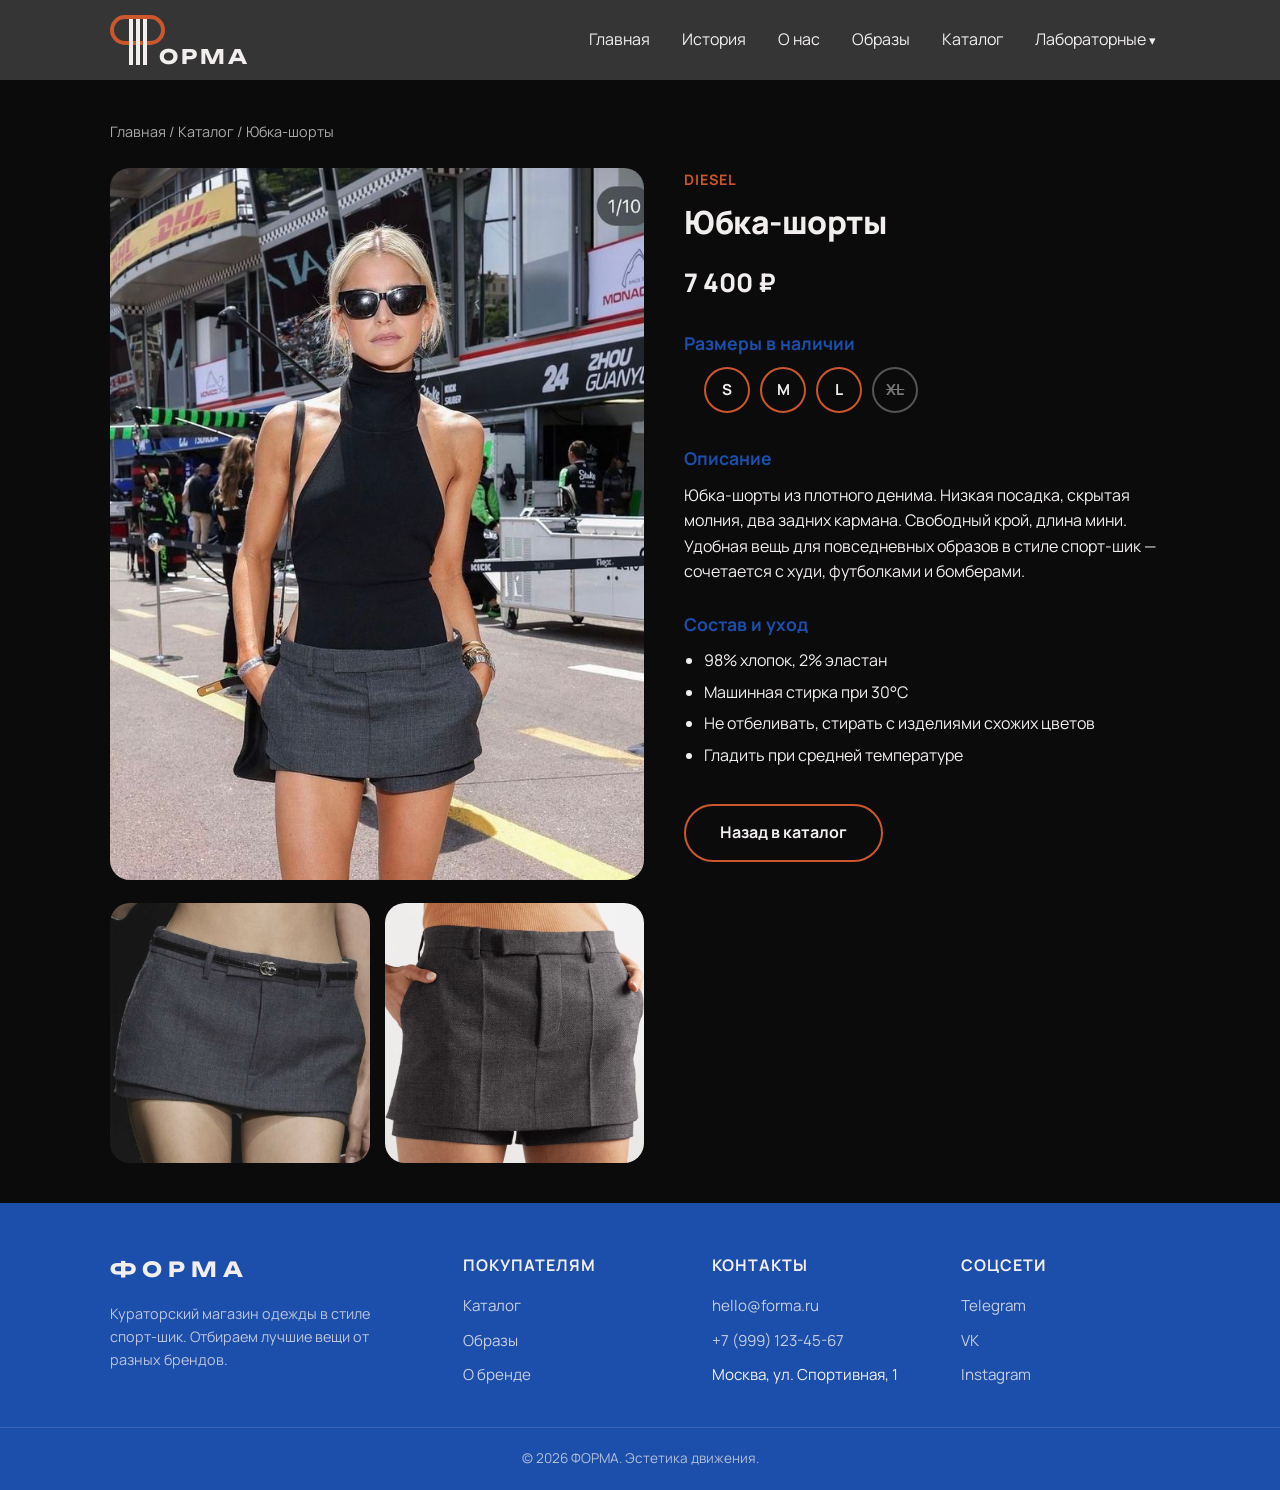
<file: products/product-6.html>
<!DOCTYPE html>
<html lang="ru">
<head>
    <meta charset="UTF-8">
    <meta name="viewport" content="width=device-width, initial-scale=1.0">
    <title>Юбка-шорты — ФОРМА</title>
    <link rel="stylesheet" href="../style.css">
    <link rel="stylesheet" href="product.css">
    <link rel="preconnect" href="https://fonts.googleapis.com">
    <link rel="preconnect" href="https://fonts.gstatic.com" crossorigin>
    <link href="https://fonts.googleapis.com/css2?family=Manrope:wght@400;600;700;800&family=Unbounded:wght@600;700;800&display=swap" rel="stylesheet">
</head>
<body>

    <!-- шапка -->
    <header class="site-header">
        <div class="header-inner">

            <a href="../index.html" class="brand">
                <span class="logo" aria-hidden="true">
                    <span class="logo-capsule"></span>
                    <span class="logo-stripes"></span>
                </span>
                <span class="brand-text">ОРМА</span>
            </a>

            <input type="checkbox" id="menu-toggle" class="menu-toggle">
            <label for="menu-toggle" class="burger" aria-label="Открыть меню">
                <span></span><span></span><span></span>
            </label>
            <label for="menu-toggle" class="menu-overlay"></label>

            <nav class="main-nav">
                <ul>
                    <li><a href="../index.html">Главная</a></li>
                    <li><a href="../index.html#history">История</a></li>
                    <li><a href="../index.html#about">О нас</a></li>
                    <li><a href="../index.html#looks">Образы</a></li>
                    <li><a href="../catalog/catalog.html">Каталог</a></li>
                    <li class="has-submenu">
                        <span>Лабораторные</span>
                        <ul class="submenu">
                            <li><a href="../labs/lab1/lab1.html">ЛР 1</a></li>
                            <li><a href="../labs/lab2/lab2.html">ЛР 2</a></li>
                            <li><a href="../labs/lab3/lab3.html">ЛР 3</a></li>
                        </ul>
                    </li>
                </ul>
            </nav>
        </div>
    </header>

    <!-- контент -->
    <main>
        <p class="breadcrumbs">
            <a href="../index.html">Главная</a> / <a href="../catalog/catalog.html">Каталог</a> / Юбка-шорты
        </p>

        <div class="product">
            <!-- галерея -->
            <div class="gallery">
                <img class="gallery-main" src="img/6.1.jpg">
                <div class="gallery-thumbs">
                    <img src="img/6.2.jpg">
                    <img src="img/6.3.jpg">
                </div>
            </div>

            <!-- информация -->
            <div class="product-info">
                <p class="product-brand">Diesel</p>
                <h1>Юбка-шорты</h1>
                <p class="product-price">7 400 ₽</p>

                <h3>Размеры в наличии</h3>
                <ul class="sizes">
                    <li>S</li>
                    <li>M</li>
                    <li>L</li>
                    <li class="out">XL</li>
                </ul>

                <h3>Описание</h3>
                <p>Юбка-шорты из плотного денима. Низкая посадка, скрытая молния, два задних кармана. Свободный крой, длина мини. Удобная вещь для повседневных образов в стиле спорт-шик — сочетается с худи, футболками и бомберами.</p>

                <h3>Состав и уход</h3>
                <ul>
                    <li>98% хлопок, 2% эластан</li>
                    <li>Машинная стирка при 30°C</li>
                    <li>Не отбеливать, стирать с изделиями схожих цветов</li>
                    <li>Гладить при средней температуре</li>
                </ul>

                <a href="../catalog/catalog.html" class="btn btn-outline back-link">Назад в каталог</a>
            </div>
        </div>
    </main>

    <!-- футер -->
    <footer class="site-footer">
        <div class="footer-inner">

            <div class="footer-col">
                <p class="footer-brand-text">ФОРМА</p>
                <p class="footer-about">Кураторский магазин одежды в стиле спорт-шик. Отбираем лучшие вещи от разных брендов.</p>
            </div>

            <div class="footer-col">
                <h4>Покупателям</h4>
                <ul>
                    <li><a href="../catalog/catalog.html">Каталог</a></li>
                    <li><a href="../index.html#looks">Образы</a></li>
                    <li><a href="../index.html#about">О бренде</a></li>
                </ul>
            </div>

            <div class="footer-col">
                <h4>Контакты</h4>
                <ul>
                    <li><a href="mailto:hello@forma.ru">hello@forma.ru</a></li>
                    <li><a href="tel:+79991234567">+7 (999) 123-45-67</a></li>
                    <li>Москва, ул. Спортивная, 1</li>
                </ul>
            </div>

            <div class="footer-col">
                <h4>Соцсети</h4>
                <ul>
                    <li><a href="#">Telegram</a></li>
                    <li><a href="#">VK</a></li>
                    <li><a href="#">Instagram</a></li>
                </ul>
            </div>

        </div>

        <div class="footer-bottom">
            <p>© 2026 ФОРМА. Эстетика движения.</p>
        </div>
    </footer>

</body>
</html>
</file>
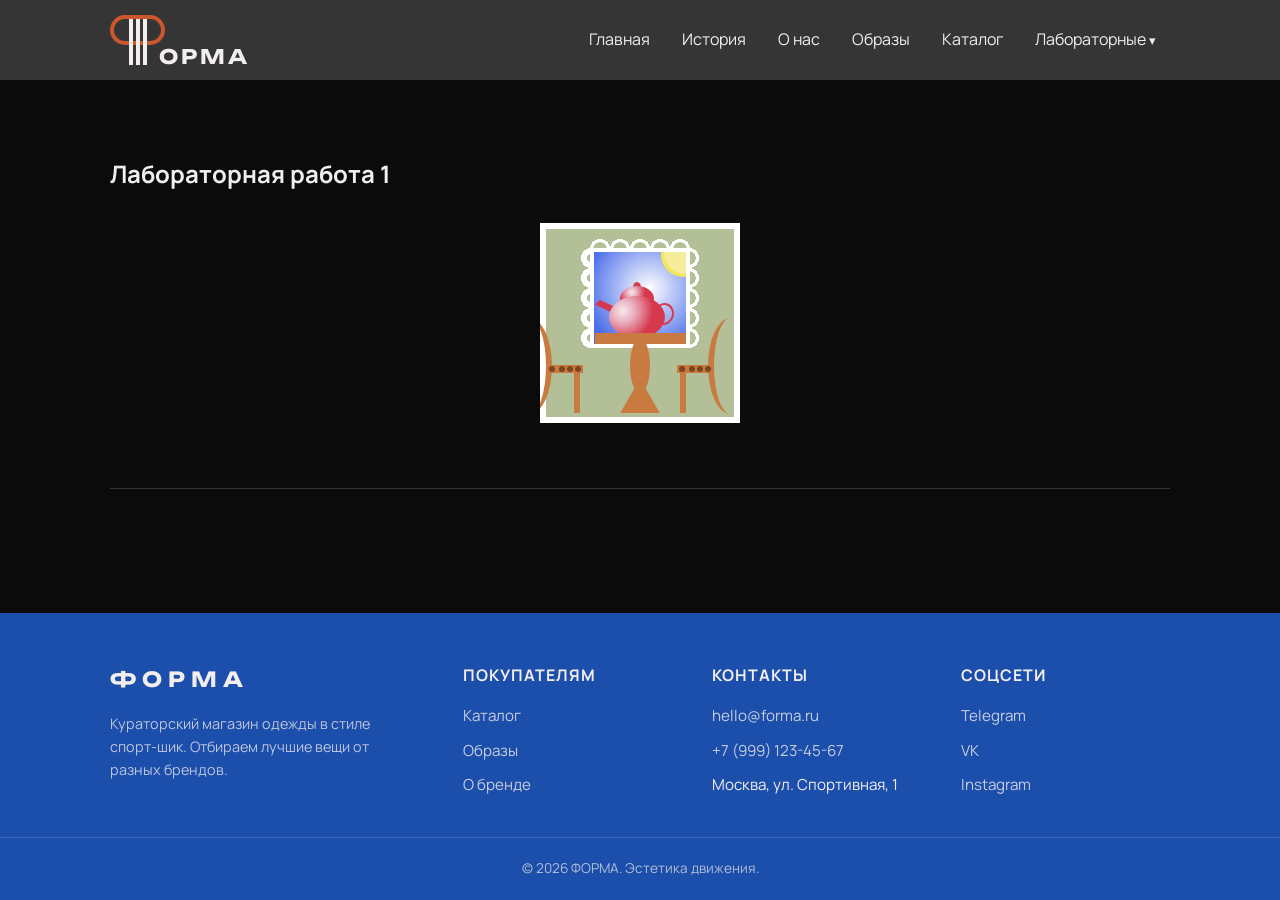
<file: labs/lab1/lab1.html>
<!DOCTYPE html>
<html lang="ru">
<head>
    <meta charset="UTF-8">
    <meta name="viewport" content="width=device-width, initial-scale=1.0">
    <title>ЛР 1 — ФОРМА</title>
    <link rel="stylesheet" href="../../style.css">
    <link rel="stylesheet" href="lab1.css">
    <link rel="preconnect" href="https://fonts.googleapis.com">
    <link rel="preconnect" href="https://fonts.gstatic.com" crossorigin>
    <link href="https://fonts.googleapis.com/css2?family=Manrope:wght@400;600;700;800&family=Unbounded:wght@600;700;800&display=swap" rel="stylesheet">
</head>
<body>

    <!-- шапка -->
    <header class="site-header">
        <div class="header-inner">

            <a href="../../index.html" class="brand">
                <span class="logo" aria-hidden="true">
                    <span class="logo-capsule"></span>
                    <span class="logo-stripes"></span>
                </span>
                <span class="brand-text">ОРМА</span>
            </a>

            <input type="checkbox" id="menu-toggle" class="menu-toggle">
            <label for="menu-toggle" class="burger" aria-label="Открыть меню">
                <span></span><span></span><span></span>
            </label>
            <label for="menu-toggle" class="menu-overlay"></label>

            <nav class="main-nav">
                <ul>
                    <li><a href="../../index.html">Главная</a></li>
                    <li><a href="../../index.html#history">История</a></li>
                    <li><a href="../../index.html#about">О нас</a></li>
                    <li><a href="../../index.html#looks">Образы</a></li>
                    <li><a href="../../catalog/catalog.html">Каталог</a></li>
                    <li class="has-submenu">
                        <span>Лабораторные</span>
                        <ul class="submenu">
                            <li><a href="../lab1/lab1.html">ЛР 1</a></li>
                            <li><a href="../lab2/lab2.html">ЛР 2</a></li>
                            <li><a href="../lab3/lab3.html">ЛР 3</a></li>
                        </ul>
                    </li>
                </ul>
            </nav>
        </div>
    </header>

    <!-- контент -->
    <main>
        <section class="content-block" id="lab1">
            <h1>Лабораторная работа 1</h1>
            <div class="figure-box">
                <div class="figure">
                    <!-- окно -->
                    <div class="loops-left"></div>
                    <div class="loops-top"></div>
                    <div class="loops-right"></div>
                    <div class="window-sky">
                        <div class="sun"></div>
                        <div class="sun-top"></div>
                    </div>

                    <!-- чайник -->
                    <div class="teapot-handle"></div>
                    <div class="teapot-spout"></div>
                    <div class="teapot-knob"></div>
                    <div class="teapot-lid"></div>
                    <div class="teapot-body"></div>

                    <!-- стол -->
                    <div class="table-base"></div>
                    <div class="table-leg"></div>
                    <div class="table-top"></div>

                    <!-- стулья -->
                    <div class="chair">
                        <div class="chair-back left"></div>
                        <div class="chair-leg left"></div>
                        <div class="chair-seat left"><div class="chair-dots"></div></div>
                    </div>
                    <div class="chair-back right"></div>
                    <div class="chair-leg right"></div>
                    <div class="chair-seat right"><div class="chair-dots"></div></div>

                </div>
            </div>
        </section>
    </main>

    <!-- футер -->
    <footer class="site-footer">
        <div class="footer-inner">

            <div class="footer-col">
                <p class="footer-brand-text">ФОРМА</p>
                <p class="footer-about">Кураторский магазин одежды в стиле спорт-шик. Отбираем лучшие вещи от разных брендов.</p>
            </div>

            <div class="footer-col">
                <h4>Покупателям</h4>
                <ul>
                    <li><a href="../../catalog/catalog.html">Каталог</a></li>
                    <li><a href="../../index.html#looks">Образы</a></li>
                    <li><a href="../../index.html#about">О бренде</a></li>
                </ul>
            </div>

            <div class="footer-col">
                <h4>Контакты</h4>
                <ul>
                    <li><a href="mailto:hello@forma.ru">hello@forma.ru</a></li>
                    <li><a href="tel:+79991234567">+7 (999) 123-45-67</a></li>
                    <li>Москва, ул. Спортивная, 1</li>
                </ul>
            </div>

            <div class="footer-col">
                <h4>Соцсети</h4>
                <ul>
                    <li><a href="#">Telegram</a></li>
                    <li><a href="#">VK</a></li>
                    <li><a href="#">Instagram</a></li>
                </ul>
            </div>

        </div>

        <div class="footer-bottom">
            <p>© 2026 ФОРМА. Эстетика движения.</p>
        </div>
    </footer>

</body>
</html>
</file>
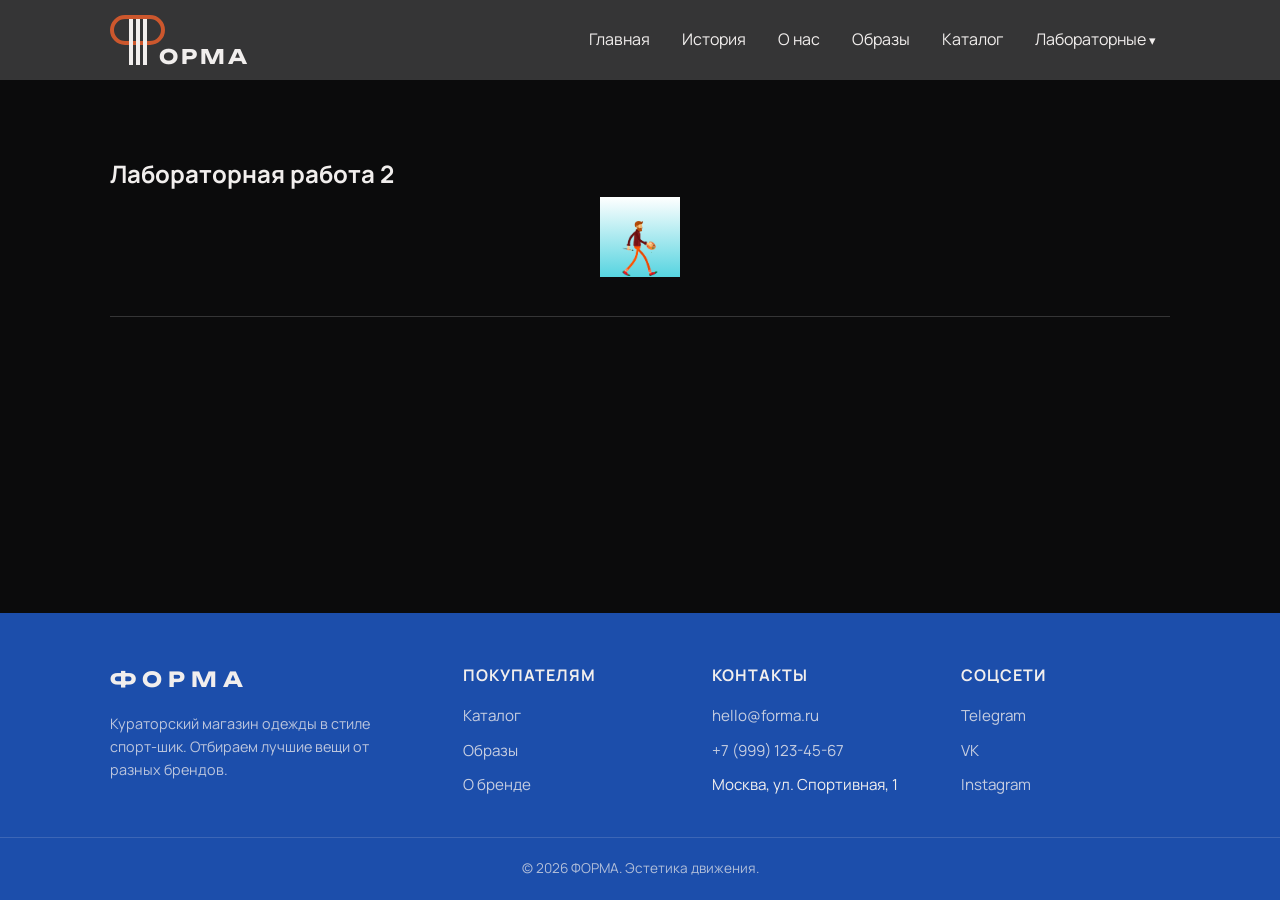
<file: labs/lab2/lab2.html>
<!DOCTYPE html>
<html lang="ru">
<head>
    <meta charset="UTF-8">
    <meta name="viewport" content="width=device-width, initial-scale=1.0">
    <title>ЛР 2 — ФОРМА</title>
    <link rel="stylesheet" href="../../style.css">
    <link rel="stylesheet" href="lab2.css">
    <link rel="preconnect" href="https://fonts.googleapis.com">
    <link rel="preconnect" href="https://fonts.gstatic.com" crossorigin>
    <link href="https://fonts.googleapis.com/css2?family=Manrope:wght@400;600;700;800&family=Unbounded:wght@600;700;800&display=swap" rel="stylesheet">
</head>
<body>

    <!-- шапка -->
    <header class="site-header">
        <div class="header-inner">

            <a href="../../index.html" class="brand">
                <span class="logo" aria-hidden="true">
                    <span class="logo-capsule"></span>
                    <span class="logo-stripes"></span>
                </span>
                <span class="brand-text">ОРМА</span>
            </a>

            <input type="checkbox" id="menu-toggle" class="menu-toggle">
            <label for="menu-toggle" class="burger" aria-label="Открыть меню">
                <span></span><span></span><span></span>
            </label>
            <label for="menu-toggle" class="menu-overlay"></label>

            <nav class="main-nav">
                <ul>
                    <li><a href="../../index.html">Главная</a></li>
                    <li><a href="../../index.html#history">История</a></li>
                    <li><a href="../../index.html#about">О нас</a></li>
                    <li><a href="../../index.html#looks">Образы</a></li>
                    <li><a href="../../catalog/catalog.html">Каталог</a></li>
                    <li class="has-submenu">
                        <span>Лабораторные</span>
                        <ul class="submenu">
                            <li><a href="../lab1/lab1.html">ЛР 1</a></li>
                            <li><a href="../lab2/lab2.html">ЛР 2</a></li>
                            <li><a href="../lab3/lab3.html">ЛР 3</a></li>
                        </ul>
                    </li>
                </ul>
            </nav>
        </div>
    </header>

    <!-- контент -->
    <main>
        <section class="content-block" id="lab2">
            <h1>Лабораторная работа 2</h1>

            <div class="banner-card">
                <input type="checkbox" id="text-toggle" class="toggle-input">

                <div class="character-container">
                    <img src="img/man1.png" class="painter-img frame-1">
                    <img src="img/man2.png" class="painter-img frame-2">
                    <img src="img/man3.png" class="painter-img frame-3">
                </div>

                <div class="star-layer">
                    <label for="text-toggle" class="text text-hover">Иду за мечтой</label>
                    <img src="img/zvezda.png" class="star-img">
                </div>

                <span class="text text-active">Мечта рядом!</span>

                <img src="img/brush.png" class="brush-img">

            </div>
        </section>
    </main>

    <!-- футер -->
    <footer class="site-footer">
        <div class="footer-inner">

            <div class="footer-col">
                <p class="footer-brand-text">ФОРМА</p>
                <p class="footer-about">Кураторский магазин одежды в стиле спорт-шик. Отбираем лучшие вещи от разных брендов.</p>
            </div>

            <div class="footer-col">
                <h4>Покупателям</h4>
                <ul>
                    <li><a href="../../catalog/catalog.html">Каталог</a></li>
                    <li><a href="../../index.html#looks">Образы</a></li>
                    <li><a href="../../index.html#about">О бренде</a></li>
                </ul>
            </div>

            <div class="footer-col">
                <h4>Контакты</h4>
                <ul>
                    <li><a href="mailto:hello@forma.ru">hello@forma.ru</a></li>
                    <li><a href="tel:+79991234567">+7 (999) 123-45-67</a></li>
                    <li>Москва, ул. Спортивная, 1</li>
                </ul>
            </div>

            <div class="footer-col">
                <h4>Соцсети</h4>
                <ul>
                    <li><a href="#">Telegram</a></li>
                    <li><a href="#">VK</a></li>
                    <li><a href="#">Instagram</a></li>
                </ul>
            </div>

        </div>

        <div class="footer-bottom">
            <p>© 2026 ФОРМА. Эстетика движения.</p>
        </div>
    </footer>

</body>
</html>
</file>
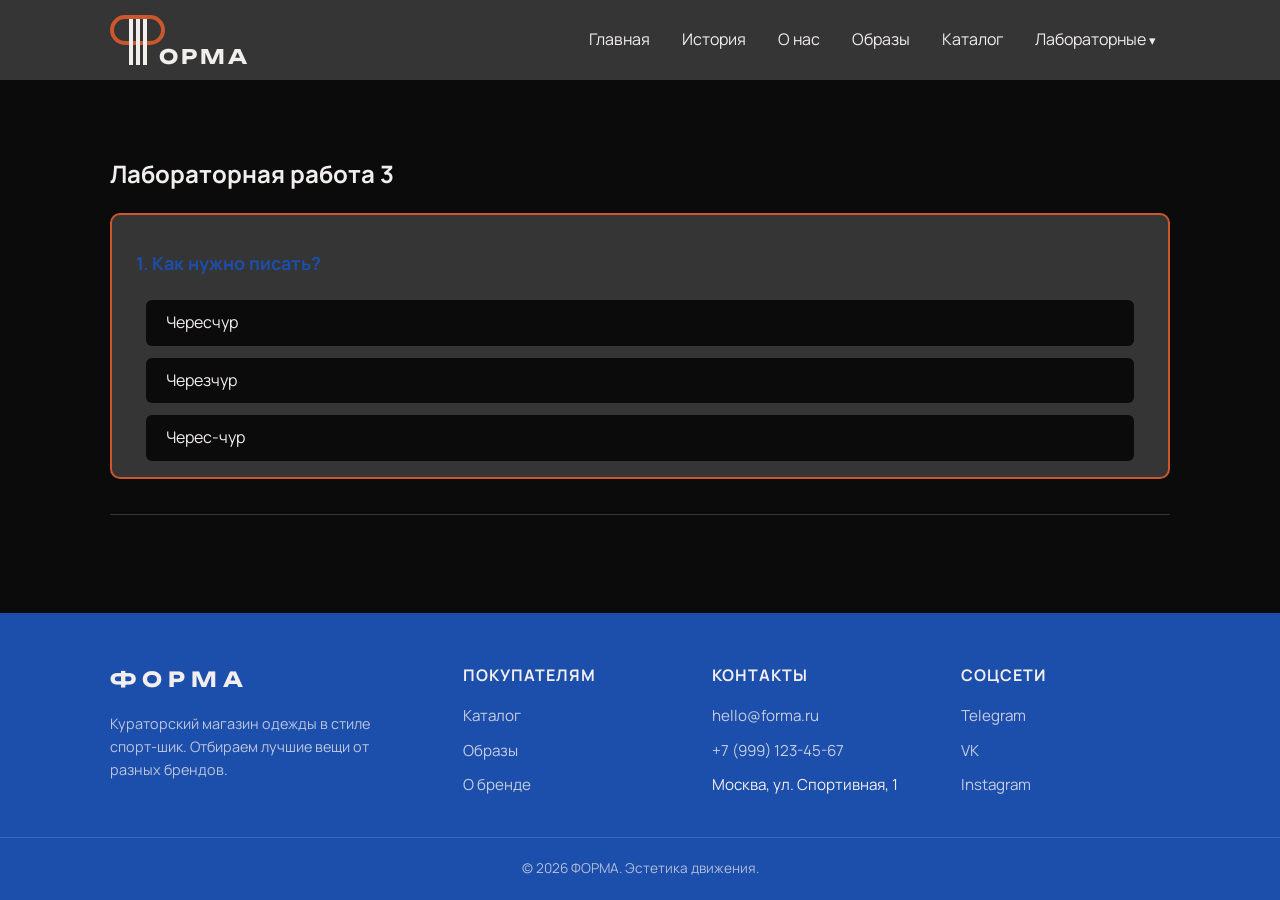
<file: labs/lab3/lab3.html>
<!DOCTYPE html>
<html lang="ru">
<head>
    <meta charset="UTF-8">
    <meta name="viewport" content="width=device-width, initial-scale=1.0">
    <title>ЛР 3 — ФОРМА</title>
    <link rel="stylesheet" href="../../style.css">
    <link rel="stylesheet" href="lab3.css">
    <link rel="preconnect" href="https://fonts.googleapis.com">
    <link rel="preconnect" href="https://fonts.gstatic.com" crossorigin>
    <link href="https://fonts.googleapis.com/css2?family=Manrope:wght@400;600;700;800&family=Unbounded:wght@600;700;800&display=swap" rel="stylesheet">
</head>
<body>

    <!-- шапка -->
    <header class="site-header">
        <div class="header-inner">

            <a href="../../index.html" class="brand">
                <span class="logo" aria-hidden="true">
                    <span class="logo-capsule"></span>
                    <span class="logo-stripes"></span>
                </span>
                <span class="brand-text">ОРМА</span>
            </a>

            <input type="checkbox" id="menu-toggle" class="menu-toggle">
            <label for="menu-toggle" class="burger" aria-label="Открыть меню">
                <span></span><span></span><span></span>
            </label>
            <label for="menu-toggle" class="menu-overlay"></label>

            <nav class="main-nav">
                <ul>
                    <li><a href="../../index.html">Главная</a></li>
                    <li><a href="../../index.html#history">История</a></li>
                    <li><a href="../../index.html#about">О нас</a></li>
                    <li><a href="../../index.html#looks">Образы</a></li>
                    <li><a href="../../catalog/catalog.html">Каталог</a></li>
                    <li class="has-submenu">
                        <span>Лабораторные</span>
                        <ul class="submenu">
                            <li><a href="../lab1/lab1.html">ЛР 1</a></li>
                            <li><a href="../lab2/lab2.html">ЛР 2</a></li>
                            <li><a href="../lab3/lab3.html">ЛР 3</a></li>
                        </ul>
                    </li>
                </ul>
            </nav>
        </div>
    </header>

    <!-- контент -->
    <main>
        <section class="content-block" id="lab3">
            <h1>Лабораторная работа 3</h1>
            <p id="finished" class="finished">Вопросы закончились</p>
            <div id="quiz" class="quiz"></div>
            <p id="stats" class="stats"></p>
        </section>
    </main>

    <!-- футер -->
    <footer class="site-footer">
        <div class="footer-inner">

            <div class="footer-col">
                <p class="footer-brand-text">ФОРМА</p>
                <p class="footer-about">Кураторский магазин одежды в стиле спорт-шик. Отбираем лучшие вещи от разных брендов.</p>
            </div>

            <div class="footer-col">
                <h4>Покупателям</h4>
                <ul>
                    <li><a href="../../catalog/catalog.html">Каталог</a></li>
                    <li><a href="../../index.html#looks">Образы</a></li>
                    <li><a href="../../index.html#about">О бренде</a></li>
                </ul>
            </div>

            <div class="footer-col">
                <h4>Контакты</h4>
                <ul>
                    <li><a href="mailto:hello@forma.ru">hello@forma.ru</a></li>
                    <li><a href="tel:+79991234567">+7 (999) 123-45-67</a></li>
                    <li>Москва, ул. Спортивная, 1</li>
                </ul>
            </div>

            <div class="footer-col">
                <h4>Соцсети</h4>
                <ul>
                    <li><a href="#">Telegram</a></li>
                    <li><a href="#">VK</a></li>
                    <li><a href="#">Instagram</a></li>
                </ul>
            </div>

        </div>

        <div class="footer-bottom">
            <p>© 2026 ФОРМА. Эстетика движения.</p>
        </div>
    </footer>

    <script src="lab3.js"></script>
</body>
</html>
</file>
<file: style.css>
/* базовые настройки */

* {
    margin: 0;
    padding: 0;
    box-sizing: border-box;
}

html {
    scroll-behavior: smooth;
}

body {
    font-family: 'Manrope', 'Segoe UI', Arial, sans-serif;
    line-height: 1.6;
    color: #F1EEED;
    background: #0B0B0C;
    min-height: 100vh;
    display: flex;
    flex-direction: column;
}

a {
    color: inherit;
}

img {
    max-width: 100%;
    height: auto;
}


/* шапка */

.site-header {
    position: sticky;
    top: 0;
    z-index: 1000;
    background: #353536;
}

.header-inner {
    max-width: 1100px;
    margin: 0 auto;
    padding: 15px 20px;
    display: flex;
    align-items: center;
    justify-content: space-between;
    gap: 20px;
    position: relative;
}

.brand {
    display: flex;
    align-items: center;
    gap: 12px;
    text-decoration: none;
    font-size: 1.3rem;
    font-weight: bold;
    letter-spacing: 4px;
    flex-shrink: 0;
}

/* логотип */
.logo {
    position: relative;
    display: block;
    width: 55px;
    height: 50px;
    flex-shrink: 0;
    transition: transform 0.25s;
}

.brand:hover .logo {
    transform: scale(1.05);
}

.logo-capsule {
    position: absolute;
    width: 100%;
    height: 30px;
    border-radius: 20px;
    border: 4px solid #CC572D;
}

.logo-stripes {
    position: absolute;
    left: 50%;
    transform: translateX(-50%);
    width: 4px;
    height: 46px;
    top: 4px;
    background-color: #F1EEED;
    box-shadow: -7px 0 0 0 #F1EEED, 7px 0 0 0 #F1EEED;
}

.brand-text {
    font-family: 'Unbounded', 'Segoe UI', sans-serif;
    font-size: 1.25rem;
    font-weight: 700;
    letter-spacing: 3px;
    color: #F1EEED;
    transform: translate(-18px, 17px);
}

/* меню */
.main-nav > ul {
    list-style: none;
    display: flex;
    gap: 4px;
}

.main-nav a,
.has-submenu > span {
    display: block;
    padding: 10px 14px;
    color: #F1EEED;
    text-decoration: none;
    border-radius: 77px;
    white-space: nowrap;
    transition: background 0.25s;
}

.main-nav > ul > li > a:hover {
    background: #CC572D;
}

.has-submenu {
    position: relative;
}

.has-submenu > span {
    cursor: default;
}

.has-submenu > span::after {
    content: " ▾";
    font-size: 0.8em;
}

/* подменю "Лабораторные"  */
.submenu {
    position: absolute;
    top: 100%;
    left: 0;
    min-width: 150px;
    list-style: none;
    display: flex;
    flex-direction: column;
    background: #353536;
    border-radius: 0 0 20px 20px;
    opacity: 0;
    visibility: hidden;
    transform: translateY(8px);
    transition: opacity 0.25s ease, visibility 0.25s, transform 0.25s ease;
    overflow: hidden;
}

.has-submenu:hover .submenu,
.has-submenu:focus-within .submenu {
    opacity: 1;
    visibility: visible;
    transform: translateY(0);
}

.submenu li {
    width: 100%;
}

.submenu a {
    border-radius: 0;
    padding: 10px 16px;
    transition: background 0.2s;
}

.submenu a:hover {
    background: #CC572D;
}

/* скрытый чекбокс и бургер */
.menu-toggle {
    position: absolute;
    width: 1px;
    height: 1px;
    opacity: 0;
    pointer-events: none;
}

.burger {
    display: none;
    flex-direction: column;
    justify-content: center;
    gap: 6px;
    width: 44px;
    height: 44px;
    padding: 10px;
    border-radius: 50%;
    cursor: pointer;
    flex-shrink: 0;
}

.burger span {
    display: block;
    height: 3px;
    background: #F1EEED;
    border-radius: 2px;
    transition: transform 0.3s, opacity 0.3s;
}

.menu-toggle:focus-visible ~ .burger {
    outline: 2px solid #CC572D;
}

.menu-overlay {
    display: none;
}

/* hero */

.hero {
    min-height: 70vh;
    display: flex;
    align-items: center;
    justify-content: center;
    text-align: center;
    padding: 60px 20px;
    background:
        linear-gradient(rgba(11, 11, 12, 0.5), rgba(11, 11, 12, 0.85)),
        url("img/hero.jpg") center / cover no-repeat;
}

.hero h1 {
    font-family: 'Unbounded', 'Segoe UI', sans-serif;
    font-size: clamp(2.5rem, 8vw, 5rem);
    letter-spacing: 8px;
    font-weight: 800;
    line-height: 1.05;
}

.hero p {
    font-size: clamp(1.1rem, 3vw, 1.5rem);
    letter-spacing: 2px;
    margin: 10px 0 30px;
}

/* кнопки */

.btn {
    display: inline-block;
    padding: 14px 34px;
    background: #CC572D;
    color: #F1EEED;
    text-decoration: none;
    border-radius: 77px;
    font-weight: bold;
    transition: background 0.25s;
}

.btn:hover {
    background: #1C4EAB;
}

.btn-big {
    font-size: 1.2rem;
    padding: 20px 50px;
}

.btn-outline {
    background: transparent;
    border: 2px solid #CC572D;
}

.btn-outline:hover {
    background: #CC572D;
}

/* контент */

main {
    flex: 1;
    max-width: 1100px;
    width: 100%;
    margin: 0 auto;
    padding: 40px 20px;
}

.content-block {
    padding: 35px 0;
    border-bottom: 1px solid #353536;
    scroll-margin-top: 90px;
}

/* clearfix для float-картинок */
.content-block::after {
    content: "";
    display: block;
    clear: both;
}

.content-block h2 {
    font-family: 'Manrope', 'Segoe UI', sans-serif;
    color: #1C4EAB;
    font-size: 2rem;
    font-weight: 800;
    letter-spacing: -0.5px;
    margin-bottom: 20px;
}

.content-block p {
    font-family: 'Manrope', 'Segoe UI', sans-serif;
    margin-bottom: 15px;
}

.content-block h3 {
    font-family: 'Manrope', 'Segoe UI', sans-serif;
    color: #1C4EAB;
    font-weight: 700;
    margin: 25px 0 10px;
}

/* список принципов */
.list {
    padding-left: 20px;
    margin-bottom: 15px;
}

.list li {
    margin-bottom: 10px;
}

/* float-картинки */
.photo {
    border-radius: 20px;
    box-shadow: 0 5px 12px rgba(255, 255, 255, 0.15);
}

.photo-left {
    float: left;
    width: 300px;
    margin: 0 30px 20px 0;
}

.photo-right {
    float: right;
    width: 300px;
    margin: 0 0 20px 30px;
}

/* сетка образов */

.looks-grid {
    display: grid;
    grid-template-columns: repeat(3, 1fr);
    gap: 28px;
    margin-top: 25px;
}

.look {
    display: flex;
    flex-direction: column;
}

.look-img {
    display: block;
    overflow: hidden;
    border-radius: 20px;
    background: #353536;
    transition: transform 0.35s ease, box-shadow 0.35s ease;
}

.look-img:hover {
    transform: scale(1.04);
    box-shadow: 0 10px 26px rgba(0, 0, 0, 0.45);
}

.look img {
    display: block;
    width: 100%;
    aspect-ratio: 4 / 5;
    object-fit: cover;
}

.look-caption {
    margin-top: 14px;
    display: flex;
    flex-direction: column;
    gap: 12px;
    flex: 1;
}

.look-title {
    font-weight: bold;
}

.look-btn {
    display: inline-block;
    align-self: center; 
    margin-top: auto;
    padding: 11px 24px;
    background: #CC572D;
    color: #F1EEED;
    text-decoration: none;
    border-radius: 77px;
    font-size: 0.92rem;
    font-weight: bold;
    transition: background 0.25s, transform 0.25s;
}

.look-btn:hover {
    background: #1C4EAB;
    transform: translateY(-2px);
}

.cta {
    text-align: center;
    padding-top: 40px;
}

/*  футер */

.site-footer {
    background: #1C4EAB;
    color: #F1EEED;
    margin-top: auto;
}

.footer-inner {
    max-width: 1100px;
    margin: 0 auto;
    padding: 50px 20px 30px;
    display: grid;
    grid-template-columns: 1.5fr 1fr 1fr 1fr;
    gap: 40px;
}

.footer-col h4 {
    font-family: 'Manrope', 'Segoe UI', sans-serif;
    font-size: 1rem;
    font-weight: 700;
    letter-spacing: 1px;
    text-transform: uppercase;
    margin-bottom: 16px;
    color: #F1EEED;
}

.footer-col ul {
    list-style: none;
    padding: 0;
}

.footer-col li {
    margin-bottom: 10px;
    font-size: 0.95rem;
}

.footer-col a {
    text-decoration: none;
    color: rgba(241, 238, 237, 0.8);
    transition: color 0.2s;
}

.footer-col a:hover {
    color: #F1EEED;
    text-decoration: underline;
}

/* бренд */
.footer-brand-text {
    font-family: 'Unbounded', 'Segoe UI', sans-serif;
    font-size: 1.3rem;
    font-weight: 700;
    letter-spacing: 6px;
    color: #F1EEED;
    margin-bottom: 16px;
}

.footer-about {
    font-size: 0.9rem;
    line-height: 1.6;
    color: rgba(241, 238, 237, 0.75);
    max-width: 260px;
}

/* полоса */
.footer-bottom {
    border-top: 1px solid rgba(241, 238, 237, 0.15);
    text-align: center;
    padding: 20px;
    font-size: 0.85rem;
    color: rgba(241, 238, 237, 0.7);
}

/* адапт футера */

@media (max-width: 860px) {
    .footer-inner {
        grid-template-columns: 1fr 1fr;
        gap: 30px;
    }
}

@media (max-width: 620px) {
    .footer-inner {
        grid-template-columns: 1fr;
        gap: 25px;
        padding: 40px 20px 20px;
    }

    .footer-about {
        max-width: none;
    }
}


/* адапт планшет */

@media (max-width: 1000px) {
    .main-nav a,
    .has-submenu > span {
        padding: 9px 10px;
        font-size: 0.95rem;
    }

    .looks-grid {
        grid-template-columns: repeat(2, 1fr);
        gap: 24px;
    }
}


/* адапт: бургер */

@media (max-width: 860px) {
    .burger {
        display: flex;
        position: relative;  
        z-index: 1002; 
    }

    .main-nav {
        position: fixed;
        top: 0;
        right: 0;
        width: 270px;
        max-width: 82vw;
        height: 100vh;
        overflow-y: auto;
        padding: 90px 20px 30px;
        background: #353536;
        box-shadow: -4px 0 16px rgba(0, 0, 0, 0.5);
        transform: translateX(100%);
        transition: transform 0.3s ease;
        z-index: 999;
    }

    .main-nav > ul {
        flex-direction: column;
        gap: 6px;
    }

    .main-nav a,
    .has-submenu > span {
        font-size: 1.1rem;
        padding: 10px 14px;
    }

    /* на телефоне подменю раскрыто сразу */
    .submenu {
        position: static;
        opacity: 1;
        visibility: visible;
        transform: none;
        box-shadow: none;
        background: transparent;
        border-radius: 0;
        padding-left: 14px;
        overflow: visible;
    }

    .submenu a {
        font-size: 1rem;
        padding: 8px 14px;
        opacity: 0.85;
    }

    .has-submenu > span::after {
        content: "";
    }

    .menu-toggle:checked ~ .main-nav {
        transform: translateX(0);
    }

    .menu-toggle:checked ~ .menu-overlay {
        display: block;
        position: fixed;
        inset: 0;
        background: rgba(0, 0, 0, 0.55);
        z-index: 998;
    }

    .menu-toggle:checked ~ .burger span:nth-child(1) {
        transform: translateY(9px) rotate(45deg);
    }

    .menu-toggle:checked ~ .burger span:nth-child(2) {
        opacity: 0;
    }

    .menu-toggle:checked ~ .burger span:nth-child(3) {
        transform: translateY(-9px) rotate(-45deg);
    }
}

/* адапт: телефон */

@media (max-width: 620px) {
    .brand {
        font-size: 1.1rem;
        letter-spacing: 2px;
    }

    .hero {
        min-height: 60vh;
    }

    .photo-left,
    .photo-right {
        width: 44%;
    }

    .photo-left {
        margin: 0 16px 12px 0;
    }

    .photo-right {
        margin: 0 0 12px 16px;
    }

    .looks-grid {
        grid-template-columns: 1fr;
    }

    .look-btn {
        align-self: stretch;
        text-align: center;
    }

    .content-block h2 {
        font-size: 1.5rem;
    }

    .btn-big {
        padding: 16px 36px;
        font-size: 1.05rem;
    }
}
</file>
<file: catalog/catalog.css>
/* каталог */

.page-title {
    font-family: 'Manrope', 'Segoe UI', sans-serif;
    font-size: 2rem;
    font-weight: 800;
    color: #1C4EAB;
    letter-spacing: -0.5px;
    margin-bottom: 30px;
}

/* сетка карточек */
.catalog-grid {
    display: grid;
    grid-template-columns: repeat(3, 1fr);
    gap: 25px;
}

/* карточка */
.card {
    display: block;
    background: #353536;
    text-decoration: none;
    border-radius: 20px;
    overflow: hidden;
    transition: transform 0.25s, box-shadow 0.25s;
}

.card:hover {
    transform: translateY(-4px);
    box-shadow: 0 10px 26px rgba(0, 0, 0, 0.45);
}

.card img {
    width: 100%;
    aspect-ratio: 3 / 4;
    object-fit: cover;
    display: block;
}

.card-body {
    padding: 16px 18px 20px;
}

.card-brand {
    color: #CC572D;
    text-transform: uppercase;
    font-size: 0.85rem;
    letter-spacing: 1px;
    font-weight: 700;
}

.card-title {
    font-size: 1.1rem;
    margin: 4px 0 8px;
    font-weight: 700;
}

.card-price {
    font-weight: 800;
    font-size: 1.1rem;
    margin-bottom: 10px;
}

.card-sizes {
    font-size: 0.9rem;
    opacity: 0.85;
}


/* адапт каталога */

@media (max-width: 1000px) {
    .catalog-grid {
        grid-template-columns: repeat(2, 1fr);
        gap: 20px;
    }
}

@media (max-width: 620px) {
    .catalog-grid {
        grid-template-columns: repeat(2, 1fr); 
        gap: 12px;                              
    }

    .card-body {
        padding: 10px 10px 14px;                
    }

    .card-brand {
        font-size: 0.7rem;                      
        letter-spacing: 0.5px;
    }

    .card-title {
        font-size: 0.85rem;                    
        margin: 2px 0 4px;
    }

    .card-price {
        font-size: 0.95rem;                     
        margin-bottom: 6px;
    }

    .card-sizes {
        font-size: 0.75rem;                     
    }

    .page-title {
        font-size: 1.6rem;
    }
}
</file>
<file: products/product.css>
/* ================================================= */
/* ========== СТРАНИЦА ТОВАРА ====================== */
/* ================================================= */
.breadcrumbs {
    font-size: 0.9rem;
    color: #aaa;
    margin-bottom: 25px;
}

.breadcrumbs a {
    text-decoration: none;
    color: #aaa;
    transition: color 0.2s;
}

.breadcrumbs a:hover {
    color: #CC572D;
}

/* Сетка: галерея слева, инфо справа */
.product {
    display: grid;
    grid-template-columns: 1.1fr 1fr;
    gap: 40px;
    align-items: start;
}

/* Галерея */
.gallery-main {
    width: 100%;
    aspect-ratio: 3 / 4;
    object-fit: cover;
    border-radius: 20px;
    margin-bottom: 15px;
    background: #353536;
}

.gallery-thumbs {
    display: grid;
    grid-template-columns: 1fr 1fr;
    gap: 15px;
}

.gallery-thumbs img {
    width: 100%;
    aspect-ratio: 1 / 1;
    object-fit: cover;
    border-radius: 20px;
    background: #353536;
}

/* Информация */
.product-brand {
    color: #CC572D;
    text-transform: uppercase;
    letter-spacing: 1px;
    font-weight: 700;
    font-size: 0.9rem;
}

.product-info h1 {
    font-family: 'Manrope', 'Segoe UI', sans-serif;
    font-size: 2rem;
    font-weight: 800;
    margin: 6px 0 15px;
    letter-spacing: -0.5px;
}

.product-price {
    font-size: 1.6rem;
    font-weight: 800;
    margin-bottom: 25px;
}

.product-info h3 {
    font-family: 'Manrope', 'Segoe UI', sans-serif;
    color: #1C4EAB;
    font-size: 1.1rem;
    font-weight: 700;
    margin: 25px 0 10px;
}

/* Размеры */
.sizes {
    list-style: none;
    display: flex;
    flex-wrap: wrap;
    gap: 10px;
    padding: 0;
}

.sizes li {
    width: 46px;
    height: 46px;
    border-radius: 50%;
    border: 2px solid #CC572D;
    display: flex;
    align-items: center;
    justify-content: center;
    font-weight: 700;
    font-size: 0.95rem;
}

.sizes li.out {
    border-color: #555;
    color: #777;
    text-decoration: line-through;
}

/* Списки в описании */
.product-info ul {
    padding-left: 20px;
}

.product-info li {
    margin-bottom: 6px;
}

/* Кнопка «Назад» */
.back-link {
    display: inline-block;
    margin-top: 30px;
}

/* ================================================= */
/* ========== АДАПТИВ ============================== */
/* ================================================= */
@media (max-width: 620px) {
    .product {
        grid-template-columns: 1fr;
        gap: 25px;
    }

    .product-info h1 {
        font-size: 1.6rem;
    }
}
</file>
<file: labs/lab1/lab1.css>
/* центровщик */
.figure-box {
    display: flex;
    justify-content: center;
    align-items: center;
    padding: 30px 0;
}

/* рисунок */
.figure {
    width: 200px;
    height: 200px;
    background: rgb(70.2%, 74.9%, 58.8%);
    position: relative; 
    box-shadow: inset 0 0 0 6px #ffffff;
    overflow: hidden;
}

/* общее правило для всех фигур внутри картинки */
.figure * {
    position: absolute;
    box-sizing: border-box;
}

/* окно */
.window-sky {
    width: 100px;
    height: 100px;
    left: 50px;
    top: 25px;
    border: 4.5px solid #ffffff; 
    background: radial-gradient(circle 65px at 60% 40%, #fff, rgb(29%,42.7%,91.4%)); /* Градиент неба */
    overflow: hidden;
}

.loops-top {
    width: 100px;
    height: 10px;
    left: 50px;
    top: 16px;
    background-image: radial-gradient(circle at 10px 10px, transparent 6.5px, #ffffff 7px, #ffffff 10px, transparent 10px);
    background-size: 20px 10px; 
}

.loops-left {
    width: 10px;
    height: 100px;
    left: 41px;
    top: 25px;
    background-image: radial-gradient(circle at 10px 10px, transparent 4px, #ffffff 4px, #ffffff 10px, transparent 10px);
    background-size: 10px 20px;
}

.loops-right {
    width: 10px;
    height: 100px;
    left: 149px;
    top: 25px;
    background-image: radial-gradient(circle at 0px 10px, transparent 6.5px, #ffffff 7px, #ffffff 10px, transparent 10px);
    background-size: 10px 20px;
}

.sun {
    width: 45px;
    height: 45px;
    background: rgb(95%, 90%, 36%);
    border-radius: 50%;
    right: -20px;
    top: -20px;
}
.sun-top {
    width: 42px;
    height: 42px;
    background: rgb(96%, 93%, 60%);
    border-radius: 50%;
    right: -20px;
    top: -20px;
}

/* стол */
.table-top {
    width: 91px;
    height: 11px;
    left: 54.5px;
    top: 110px;
    background: rgb(79%, 48%, 25%);
}

.table-leg {
    width: 20px;
    height: 55px;
    left: 90px;
    top: 115px;
    background: rgb(79%, 48%, 25%);
    border-radius: 50% ;
}

.table-base {
    width: 40px;
    height: 35px;
    left: 80px;
    top: 155px;
    background:  rgb(79%, 48%, 25%);
    clip-path: polygon(50% 0%, 100% 100%, 0% 100%);
}

/* чайник */
.teapot-body {
    width: 56px;
    height: 42px;
    left: 69px;
    top: 73px;
    background: radial-gradient(circle 30px at 25% 35%, rgb(97%, 92%, 93%) 0%,rgb(91%, 68%, 74%) 40%, rgb(84%, 22%, 30%) 100%);
    border-radius: 50%;
}

.teapot-lid {
    width: 34px;
    height: 25px;
    left: 80px;
    top: 63px;
    background:radial-gradient(circle 13px at 35% 25%, rgb(97%, 92%, 93%) 0%,rgb(91%, 68%, 74%) 40%, rgb(84%, 22%, 30%) 100%);
    border-radius: 50%;
}

.teapot-knob {
    width: 8px;
    height: 11px;
    left: 93px;
    top: 59px;
    background: rgb(84%, 22%, 30%);
    border-radius: 50%;
}

.teapot-spout {
    width: 7px;
    height: 23px;
    left: 63px;
    top: 72px;
    background: rgb(84%, 22%, 30%);
    clip-path: polygon(0% 0%, 100% 12%, 100% 100%, 0% 100%);
    transform: rotate(-65deg);
}

.teapot-handle {
    width: 20px;
    height: 22px;
    left: 114px;
    top: 80px;
    border: 2px solid rgb(84%, 22%, 30%) ;
    border-radius: 50%;
    transform: rotate(15deg);
}

/* стулья */
.chair {
    margin-left: -20px;
}

.chair-seat {
    width: 36px;
    height: 8px;
    background: rgb(79%, 48%, 25%);
    top: 142px;
}

.chair-seat.left { left: 27px; }
.chair-seat.right { left: 137px; }

.chair-dots {
    width: 6px;
    height: 6px;
    border-radius: 50%;
    background: rgb(48%, 27%, 12%);
    top: 1px;
    left: 2px;
    box-shadow: 10px 0 rgb(48%, 27%, 12%), 18px 0 rgb(48%, 27%, 12%), 26px 0 rgb(48%, 27%, 12%);
}

.chair-back {
    width: 45px;
    height: 96px;
    top: 95px;
    border-radius: 50%;
}

.chair-back.left {
    left: -13px;
    border-right: 6.5px solid rgb(79%, 48%, 25%);
}

.chair-back.right {
    left: 168px;
    border-left: 6px solid rgb(79%, 48%, 25%);
}

.chair-leg {
    width: 6px;
    height: 42px;
    background:rgb(79%, 48%, 25%);
    top: 148px;
}

.chair-leg.left { left: 54px; }
.chair-leg.right { left: 140px; }
</file>
<file: labs/lab2/lab2.css>
.toggle-input {
    position: absolute;
    opacity: 0;
    pointer-events: none;
}

.banner-card {
    position: relative;
    width: 200px;
    height: 200px;
    zoom: 0.4;
    margin: 10px auto;
    overflow: hidden; 
    user-select: none;
    background: linear-gradient( #fff,#56d4e0);
}

.character-container {
    position: absolute;
    inset: 0;
    display: flex;
    align-items: flex-end;
    justify-content: center;
}

.painter-img {
    position: absolute;
    bottom: -5px;
    width: 110px;
    opacity: 0;
    pointer-events: none;
}

.frame-1 {
    opacity: 1;
}

@keyframes walk1 {
    25%  { opacity: 0; }
}

@keyframes walk2 {
    25%  { opacity: 1; }
    50%  { opacity: 0; }
    75%  { opacity: 1; }
    100% { opacity: 0; }
}

@keyframes walk3 {
    50%  { opacity: 1; }   
    75%  { opacity: 0; }
}

.star-layer {
    position: absolute;
    top: 15px;
    left: 12px;
    right: 12px;
    display: flex;
    align-items: center;
    opacity: 0;
    pointer-events: none;
    transition: opacity 0.3s ease;
}

.text-hover {
    position: static;      
    transform: none;       
    font-size: 20px;
    font-weight: normal;
    color: #000;
    white-space: nowrap;
    opacity: 0;
    transition: opacity 0.3s ease;
    pointer-events: auto;
    cursor: pointer;
}

.text-active {
    position: absolute;
    top: 15px;
    left: 50%;
    transform: translateX(-50%);
    white-space: nowrap;
    font-size: 20px;  
    color: #000; 
    opacity: 0;
    pointer-events: none;
    transition: opacity 0.3s ease;
}

.star-img {
    width: 35px;
    height: 35px;
    transition: transform 0.3s ease;
    pointer-events: auto; 
}

.brush-img {
    position: absolute;
    width: 35px;
    opacity: 0;
    pointer-events: none;
    top: 40px;
    left: 5px;
}

.banner-card:hover .frame-1 {
    animation: walk1 1s steps(1) infinite;
}
.banner-card:hover .frame-2 {
    animation: walk2 1s steps(1) infinite;
}
.banner-card:hover .frame-3 {
    animation: walk3 1s steps(1) infinite;
}

.banner-card:hover .star-layer {
    opacity: 1;
}

.banner-card:hover .text-hover {
    opacity: 1;
}

@keyframes star-spin {
    0%   { transform: rotate(0deg) translateX(0) translateY(0); }
    20%  { transform: rotate(90deg) translateX(10px) translateY(10px); }
    40%  { transform: rotate(180deg) translateX(-10px) translateY(10px); }
    60%  { transform: rotate(270deg) translateX(10px) translateY(-10px); }
    80% { transform: rotate(360deg) translateX(-10px) translateY(-10px); }
    100% { transform: rotate(360deg) translateX(0px) translateY(0px); }
}

.star-img:hover {
    animation: star-spin 1.5s linear infinite;
}

@keyframes brush-curve {
    0%   { transform: translate(0, 0) rotate(0deg);   opacity: 1; }
    20%  { transform: translate(35px, 20px) rotate(20deg); opacity: 1; }
    40%  { transform: translate(70px, -20px) rotate(-10deg); opacity: 1; }
    60%  { transform: translate(105px, 20px) rotate(20deg); opacity: 1; }
    80%  { transform: translate(140px, -20px) rotate(-10deg); opacity: 1; }
    100% { transform: translate(175px, 0)   rotate(0deg);   opacity: 0; }
}

@keyframes flex-breathe {
    0%   { transform: scale(1); }
    50%  { transform: scale(1.05); }
    100% { transform: scale(1); }
}

.banner-card:has(.toggle-input:checked){
    animation: flex-breathe 1s ease-in-out infinite;
}

.toggle-input:checked ~ .brush-img {
    opacity: 1;
    animation: brush-curve 2s ease-in-out infinite;
}

.toggle-input:checked ~ .star-layer .text-hover {
    /* pointer-events: none;    */
}

.toggle-input:checked ~ .star-layer {
    opacity: 0;
    pointer-events: none;
}

.toggle-input:checked ~ .text-active {
    opacity: 1;
}

/* 
.toggle-input:checked ~ .character-container .frame-1,
.toggle-input:checked ~ .character-container .frame-2 {
    animation: none;
    opacity: 0;
}
.toggle-input:checked ~ .character-container .frame-3 {
    animation: none;
    opacity: 1;
}*/
</file>
<file: labs/lab3/lab3.css>
#lab3 .quiz {
    display: flex;
    flex-wrap: wrap;
    gap: 20px;
    margin-top: 20px;
}

/* блок вопроса */
#lab3 .q {
    flex: 1 1 280px;
    background: #353536;
    border: 2px solid #CC572D;
    border-radius: 10px;
    padding: 14px;
}

#lab3 .q h3 {
    margin: 20px 10px;
    font-size: 18px;
    display: flex;
    gap: 10px;
}

/* ответы */
#lab3 .answers {
    display: flex;
    flex-direction: column;
    gap: 8px;
}

#lab3 .answer {
    margin: 2px 20px;
    padding: 10px 20px;
    background: #0B0B0C;
    border-radius: 6px;
    cursor: pointer;
    overflow: hidden;
    transition: transform 0.6s ease, opacity 0.4s ease;
}

#lab3 .answer:hover { background: #1C4EAB; }

#lab3 .answer.selected {
    outline: 3px solid #CC572D;
    outline-offset: 2px;
}

/* правильный выбранный */
#lab3 .answer.correct {
    transform: scale(1.05);
    background: #0d6f18;
}

/* уезжание вниз */
#lab3 .answer.hide {
    transform: translateY(80px) scale(1);
    opacity: 0;
}

/* сжатие блока после уезжания */
#lab3 .answers.collapsed {
    gap: 0;
}

#lab3 .answers.collapsed .answer {
    max-height: 0;
    padding-top: 0;
    padding-bottom: 0;
    margin-top: 0;
    margin-bottom: 0;
}

/* пояснение */
#lab3 .answer .explain {
    display: none;
    margin-top: 10px;
    padding: 10px;
    background: rgba(0, 0, 0, 0.35);
    font-size: 14px;
    border-radius: 4px;
}

#lab3 .answer .explain.show { display: block; }

#lab3 .mark {
    font-size: 18px;
    opacity: 0;
    flex-shrink: 0;
}

#lab3 .q.done .mark { opacity: 1; }

/* «Вопросы закончились» и статистика */
#lab3 .finished,
#lab3 .stats {
    text-align: center;
    font-size: 22px;
    color: #CC572D;
    margin: 15px 0;
    display: none;
}

#lab3 .finished.show,
#lab3 .stats.show { display: block; }

/* финал */
#lab3 .q.reveal .answer {
    display: none;
}

/* показываем правильный */
#lab3 .q.revealed .answer.reveal-answer {
    display: block;
    transform: none;
    opacity: 1;
    max-height: none;
    padding: 10px 20px;
    margin: 2px 16px;
}

/* адаптив */
@media (max-width: 700px) {
    #lab3 .q h3 { font-size: 14px; }
    #lab3 .answer { font-size: 14px; }
    #lab3 .mark {font-size: 14px;}
}
</file>
